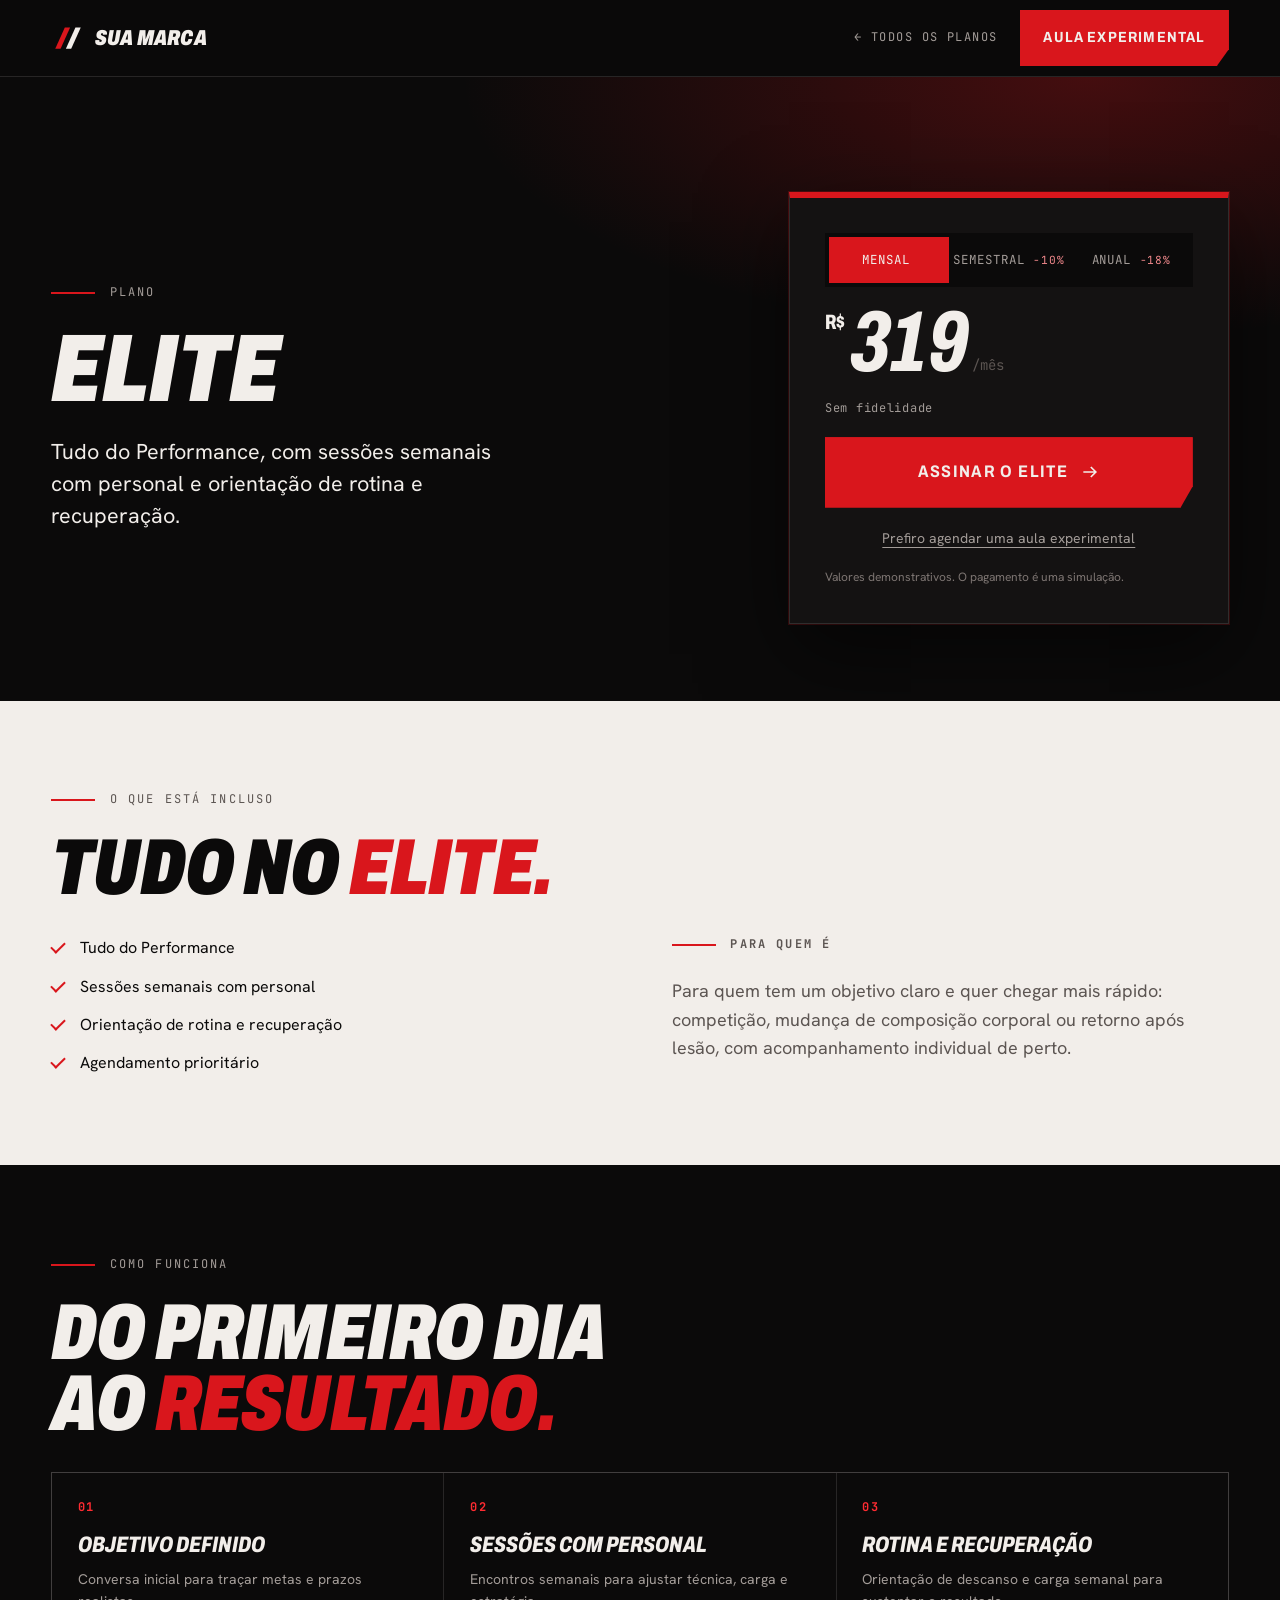
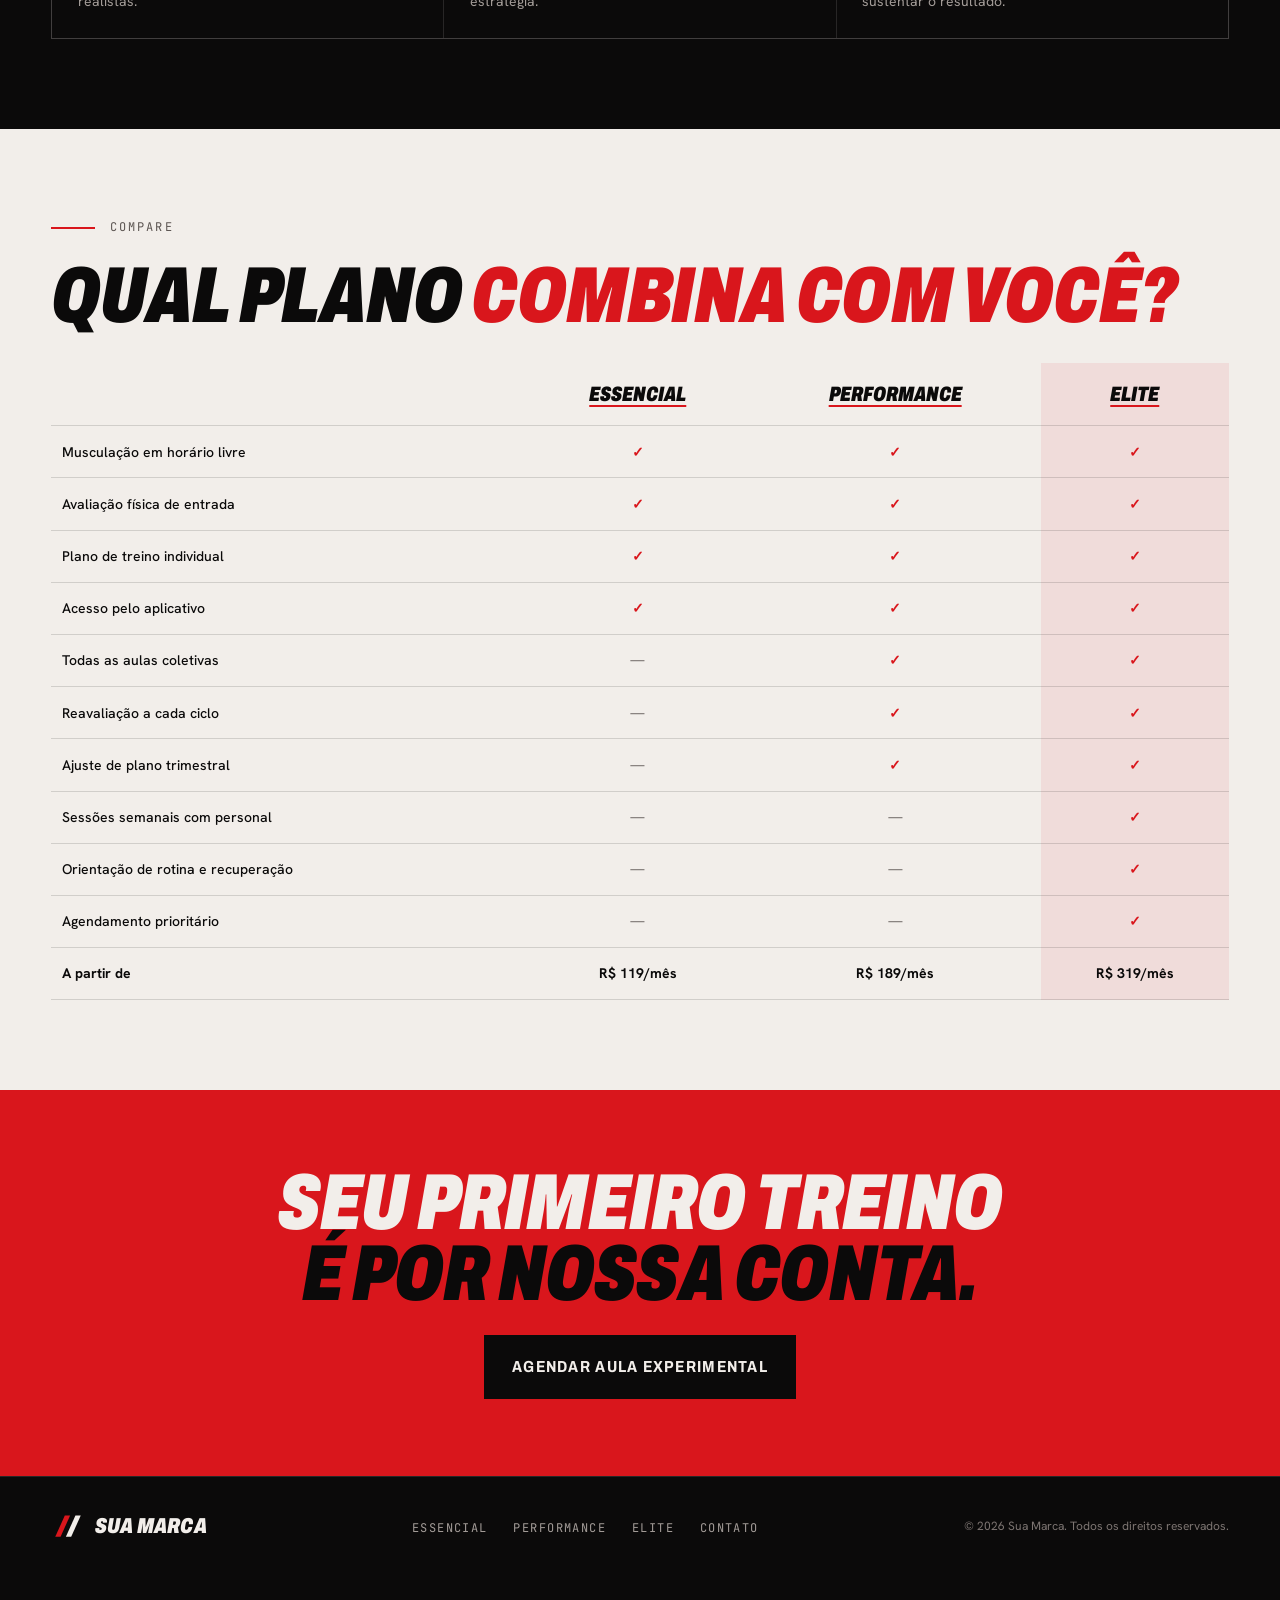
<file: planos/elite.html>
<!doctype html>
<html lang="pt-BR">
<head>
  <meta charset="utf-8">
  <meta name="viewport" content="width=device-width, initial-scale=1, viewport-fit=cover">
  <title>Plano Elite · [Sua Marca]</title>
  <meta name="description" content="Plano Elite a partir de R$ 319/mês. Acompanhamento próximo e resultado focado. Veja o que está incluso e agende sua aula experimental.">
  <meta name="theme-color" content="#0B0A0A">
  <link rel="canonical" href="https://sua-marca-academia.vercel.app/planos/elite">
  <link rel="icon" href="data:image/svg+xml,%3Csvg xmlns='http://www.w3.org/2000/svg' viewBox='0 0 64 64'%3E%3Crect width='64' height='64' fill='%230B0A0A'/%3E%3Cpath d='M14 46 28 18h8L22 46z' fill='%23D9161C'/%3E%3Cpath d='M30 46 44 18h8L38 46z' fill='%23F2EEEA'/%3E%3C/svg%3E">
  <link rel="preconnect" href="https://fonts.googleapis.com">
  <link rel="preconnect" href="https://fonts.gstatic.com" crossorigin>
  <link rel="stylesheet" href="https://fonts.googleapis.com/css2?family=Archivo:ital,wdth,wght@0,62..125,400..900;1,62..125,400..900&family=Hanken+Grotesk:wght@400;500;600;700&family=JetBrains+Mono:wght@400;500&display=swap">
  <link rel="stylesheet" href="/assets/css/style.css">
  <link rel="stylesheet" href="/assets/css/plano.css">
</head>
<body>
  <header class="pl-header">
    <div class="pl-header__inner">
      <a href="/" class="brand" aria-label="Página inicial"><svg class="brand__mark" viewBox="0 0 64 64" aria-hidden="true"><path d="M8 52 26 12h10L18 52z"/><path d="M28 52 46 12h10L38 52z"/></svg><span class="brand__name">Sua&nbsp;Marca</span></a>
      <nav class="pl-header__nav" aria-label="Navegação">
        <a class="pl-back" href="/#planos">← Todos os planos</a>
        <a class="btn btn--red" href="/#experimental">Aula experimental</a>
      </nav>
    </div>
  </header>

  <main>
    <section class="pl-hero" aria-labelledby="pl-title">
      <div class="wrap pl-hero__grid">
        <div>
          <p class="eyebrow eyebrow--light"><span class="eyebrow__dash"></span>Plano</p>
          <h1 class="pl-title" id="pl-title">Elite</h1>
          <p class="pl-lead">Tudo do Performance, com sessões semanais com personal e orientação de rotina e recuperação.</p>
          
        </div>

        <div class="pl-card" data-plan-name="Elite">
          <div class="period" role="radiogroup" aria-label="Período de contratação" data-period>
            <button type="button" role="radio" aria-checked="true" data-months="1" data-discount="0">Mensal</button>
            <button type="button" role="radio" aria-checked="false" data-months="6" data-discount="0.10">Semestral <small>−10%</small></button>
            <button type="button" role="radio" aria-checked="false" data-months="12" data-discount="0.18">Anual <small>−18%</small></button>
            <span class="period__thumb" aria-hidden="true"></span>
          </div>
          <p class="plan__price"><span class="plan__cur">R$</span><span class="plan__value" data-base="319">319</span><span class="plan__per">/mês</span></p>
          <p class="plan__total" data-total aria-live="polite">Sem fidelidade</p>
          <button type="button" class="btn btn--red btn--lg pl-pay-btn" data-checkout>Assinar o Elite
            <svg viewBox="0 0 24 24" aria-hidden="true"><path d="M4 12h15m-6-6 6 6-6 6"/></svg>
          </button>
          <a href="/#experimental" class="pl-trial">Prefiro agendar uma aula experimental</a>
          <p class="pl-card__note">Valores demonstrativos. O pagamento é uma simulação.</p>
        </div>
      </div>
    </section>

    <section class="pl-section pl-section--light" aria-labelledby="inc-title">
      <div class="wrap">
        <p class="eyebrow"><span class="eyebrow__dash"></span>O que está incluso</p>
        <h2 class="h2" id="inc-title">Tudo no <em>Elite.</em></h2>
        <div class="pl-cols">
          <ul class="pl-list"><li>Tudo do Performance</li><li>Sessões semanais com personal</li><li>Orientação de rotina e recuperação</li><li>Agendamento prioritário</li></ul>
          <div class="pl-for"><h3 class="eyebrow"><span class="eyebrow__dash"></span>Para quem é</h3><p>Para quem tem um objetivo claro e quer chegar mais rápido: competição, mudança de composição corporal ou retorno após lesão, com acompanhamento individual de perto.</p></div>
        </div>
      </div>
    </section>

    <section class="pl-section" aria-labelledby="how-title">
      <div class="wrap">
        <p class="eyebrow eyebrow--light"><span class="eyebrow__dash"></span>Como funciona</p>
        <h2 class="h2" id="how-title">Do primeiro dia<br>ao <em>resultado.</em></h2>
        <ol class="pl-steps"><li><b>01</b><h3>Objetivo definido</h3><p>Conversa inicial para traçar metas e prazos realistas.</p></li><li><b>02</b><h3>Sessões com personal</h3><p>Encontros semanais para ajustar técnica, carga e estratégia.</p></li><li><b>03</b><h3>Rotina e recuperação</h3><p>Orientação de descanso e carga semanal para sustentar o resultado.</p></li></ol>
      </div>
    </section>

    <section class="pl-section pl-section--light" aria-labelledby="cmp-title">
      <div class="wrap">
        <p class="eyebrow"><span class="eyebrow__dash"></span>Compare</p>
        <h2 class="h2" id="cmp-title">Qual plano <em>combina com você?</em></h2>
        <div class="pl-scroll">
          <table class="pl-compare">
            <thead><tr><th scope="col"><span class="sr-only">Benefício</span></th><th scope="col"><a href="/planos/essencial">Essencial</a></th><th scope="col"><a href="/planos/performance">Performance</a></th><th scope="col" class="is-current" aria-current="page"><a href="/planos/elite">Elite</a></th></tr></thead>
            <tbody><tr><th scope="row" style="font-weight:500">Musculação em horário livre</th><td><span class="pl-yes" aria-label="Incluído">✓</span></td><td><span class="pl-yes" aria-label="Incluído">✓</span></td><td class="is-current"><span class="pl-yes" aria-label="Incluído">✓</span></td></tr><tr><th scope="row" style="font-weight:500">Avaliação física de entrada</th><td><span class="pl-yes" aria-label="Incluído">✓</span></td><td><span class="pl-yes" aria-label="Incluído">✓</span></td><td class="is-current"><span class="pl-yes" aria-label="Incluído">✓</span></td></tr><tr><th scope="row" style="font-weight:500">Plano de treino individual</th><td><span class="pl-yes" aria-label="Incluído">✓</span></td><td><span class="pl-yes" aria-label="Incluído">✓</span></td><td class="is-current"><span class="pl-yes" aria-label="Incluído">✓</span></td></tr><tr><th scope="row" style="font-weight:500">Acesso pelo aplicativo</th><td><span class="pl-yes" aria-label="Incluído">✓</span></td><td><span class="pl-yes" aria-label="Incluído">✓</span></td><td class="is-current"><span class="pl-yes" aria-label="Incluído">✓</span></td></tr><tr><th scope="row" style="font-weight:500">Todas as aulas coletivas</th><td><span class="pl-no" aria-label="Não incluído">—</span></td><td><span class="pl-yes" aria-label="Incluído">✓</span></td><td class="is-current"><span class="pl-yes" aria-label="Incluído">✓</span></td></tr><tr><th scope="row" style="font-weight:500">Reavaliação a cada ciclo</th><td><span class="pl-no" aria-label="Não incluído">—</span></td><td><span class="pl-yes" aria-label="Incluído">✓</span></td><td class="is-current"><span class="pl-yes" aria-label="Incluído">✓</span></td></tr><tr><th scope="row" style="font-weight:500">Ajuste de plano trimestral</th><td><span class="pl-no" aria-label="Não incluído">—</span></td><td><span class="pl-yes" aria-label="Incluído">✓</span></td><td class="is-current"><span class="pl-yes" aria-label="Incluído">✓</span></td></tr><tr><th scope="row" style="font-weight:500">Sessões semanais com personal</th><td><span class="pl-no" aria-label="Não incluído">—</span></td><td><span class="pl-no" aria-label="Não incluído">—</span></td><td class="is-current"><span class="pl-yes" aria-label="Incluído">✓</span></td></tr><tr><th scope="row" style="font-weight:500">Orientação de rotina e recuperação</th><td><span class="pl-no" aria-label="Não incluído">—</span></td><td><span class="pl-no" aria-label="Não incluído">—</span></td><td class="is-current"><span class="pl-yes" aria-label="Incluído">✓</span></td></tr><tr><th scope="row" style="font-weight:500">Agendamento prioritário</th><td><span class="pl-no" aria-label="Não incluído">—</span></td><td><span class="pl-no" aria-label="Não incluído">—</span></td><td class="is-current"><span class="pl-yes" aria-label="Incluído">✓</span></td></tr>
            <tr><th scope="row">A partir de</th><td><strong>R$ 119/mês</strong></td><td><strong>R$ 189/mês</strong></td><td class="is-current"><strong>R$ 319/mês</strong></td></tr></tbody>
          </table>
        </div>
      </div>
    </section>

    <section class="pl-cta">
      <div class="wrap">
        <h2 class="h2">Seu primeiro treino<br><em>é por nossa conta.</em></h2>
        <a href="/#experimental" class="btn btn--lg">Agendar aula experimental</a>
      </div>
    </section>
  </main>

  <footer class="footer">
    <div class="wrap footer__row" style="padding-block:2rem">
      <a href="/" class="brand" aria-label="Voltar ao início"><svg class="brand__mark" viewBox="0 0 64 64" aria-hidden="true"><path d="M8 52 26 12h10L18 52z"/><path d="M28 52 46 12h10L38 52z"/></svg><span class="brand__name">Sua&nbsp;Marca</span></a>
      <nav aria-label="Rodapé"><ul class="footer__nav"><li><a href="/planos/essencial">Essencial</a></li><li><a href="/planos/performance">Performance</a></li><li><a href="/planos/elite">Elite</a></li><li><a href="/#contato">Contato</a></li></ul></nav>
      <p class="footer__copy">© <span data-year>2026</span> Sua Marca. Todos os direitos reservados.</p>
    </div>
  </footer>

  <div class="pl-sticky" data-sticky>
    <p><small>Elite</small><strong data-sticky-price>R$ 319/mês</strong></p>
    <button type="button" class="btn btn--red" data-checkout>Assinar</button>
  </div>

  <dialog class="pay" id="pay" aria-labelledby="pay-title">
    <div class="pay__box">
      <header class="pay__head">
        <h2 id="pay-title">Finalizar assinatura</h2>
        <button type="button" class="pay__close" data-pay-close aria-label="Fechar">×</button>
      </header>
      <p class="pay__demo"><b>Simulação.</b> Nenhum pagamento real é feito e nenhum dado é enviado ou salvo.</p>

      <form class="pay__form" id="pay-form" novalidate>
        <p class="pay__summary" data-pay-summary></p>

        <fieldset class="pay__block">
          <legend>1. Seus dados</legend>
          <div class="field"><label for="p-nome">Nome completo</label><input id="p-nome" name="nome" type="text" autocomplete="name" required minlength="3"><p class="field__error" aria-live="polite"></p></div>
          <div class="field"><label for="p-email">E-mail</label><input id="p-email" name="email" type="email" autocomplete="email" required><p class="field__error" aria-live="polite"></p></div>
        </fieldset>

        <fieldset class="pay__block">
          <legend>2. Forma de pagamento</legend>
          <div class="pay__tabs" role="tablist" aria-label="Forma de pagamento">
            <button type="button" role="tab" aria-selected="true" data-method="pix">Pix</button>
            <button type="button" role="tab" aria-selected="false" tabindex="-1" data-method="card">Cartão</button>
            <button type="button" role="tab" aria-selected="false" tabindex="-1" data-method="boleto">Boleto</button>
          </div>

          <div class="pay__panel" data-panel="pix">
            <div class="pay__qr" data-qr aria-label="QR Code de demonstração" role="img"></div>
            <div class="pay__pix">
              <p>Escaneie o QR Code ou copie o código Pix.</p>
              <code data-pix>00020126SIMULACAO</code>
              <button type="button" class="btn btn--ghost" data-copy>Copiar código</button>
            </div>
          </div>

          <div class="pay__panel" data-panel="card" hidden>
            <p class="pay__hint">Use qualquer número de teste, como 4242 4242 4242 4242.</p>
            <div class="field"><label for="p-num">Número do cartão</label><input id="p-num" name="numero" type="text" inputmode="numeric" autocomplete="off" placeholder="0000 0000 0000 0000" data-card-field><p class="field__error" aria-live="polite"></p></div>
            <div class="field"><label for="p-holder">Nome impresso</label><input id="p-holder" name="titular" type="text" autocomplete="off" data-card-field><p class="field__error" aria-live="polite"></p></div>
            <div class="pay__row">
              <div class="field"><label for="p-val">Validade</label><input id="p-val" name="validade" type="text" inputmode="numeric" autocomplete="off" placeholder="MM/AA" data-card-field><p class="field__error" aria-live="polite"></p></div>
              <div class="field"><label for="p-cvv">CVV</label><input id="p-cvv" name="cvv" type="text" inputmode="numeric" autocomplete="off" placeholder="123" data-card-field><p class="field__error" aria-live="polite"></p></div>
            </div>
            <div class="field"><label for="p-parc">Parcelas</label><select id="p-parc" name="parcelas" data-parcelas></select></div>
          </div>

          <div class="pay__panel" data-panel="boleto" hidden>
            <p>O boleto de demonstração vence em 3 dias. A confirmação leva até 2 dias úteis.</p>
            <code data-boleto>00000.00000 00000.000000 00000.000000 0 00000000000000</code>
            <button type="button" class="btn btn--ghost" data-copy-boleto>Copiar linha digitável</button>
          </div>
        </fieldset>

        <button type="submit" class="btn btn--red btn--lg btn--block" data-pay-submit>Pagar (simulação)</button>
      </form>

      <div class="pay__done" data-pay-done hidden tabindex="-1">
        <span class="pay__check" aria-hidden="true">✓</span>
        <h3>Pagamento aprovado</h3>
        <p data-done-text></p>
        <p class="pay__proto">Protocolo <code data-proto></code></p>
        <p class="pay__demo"><b>Simulação.</b> Nada foi cobrado.</p>
        <div class="pay__actions"><a class="btn btn--red" href="/">Voltar ao site</a><button type="button" class="btn btn--ghost" data-pay-close>Fechar</button></div>
      </div>
    </div>
  </dialog>

  <script src="/assets/js/plano.js" defer></script>
</body>
</html>
</file>
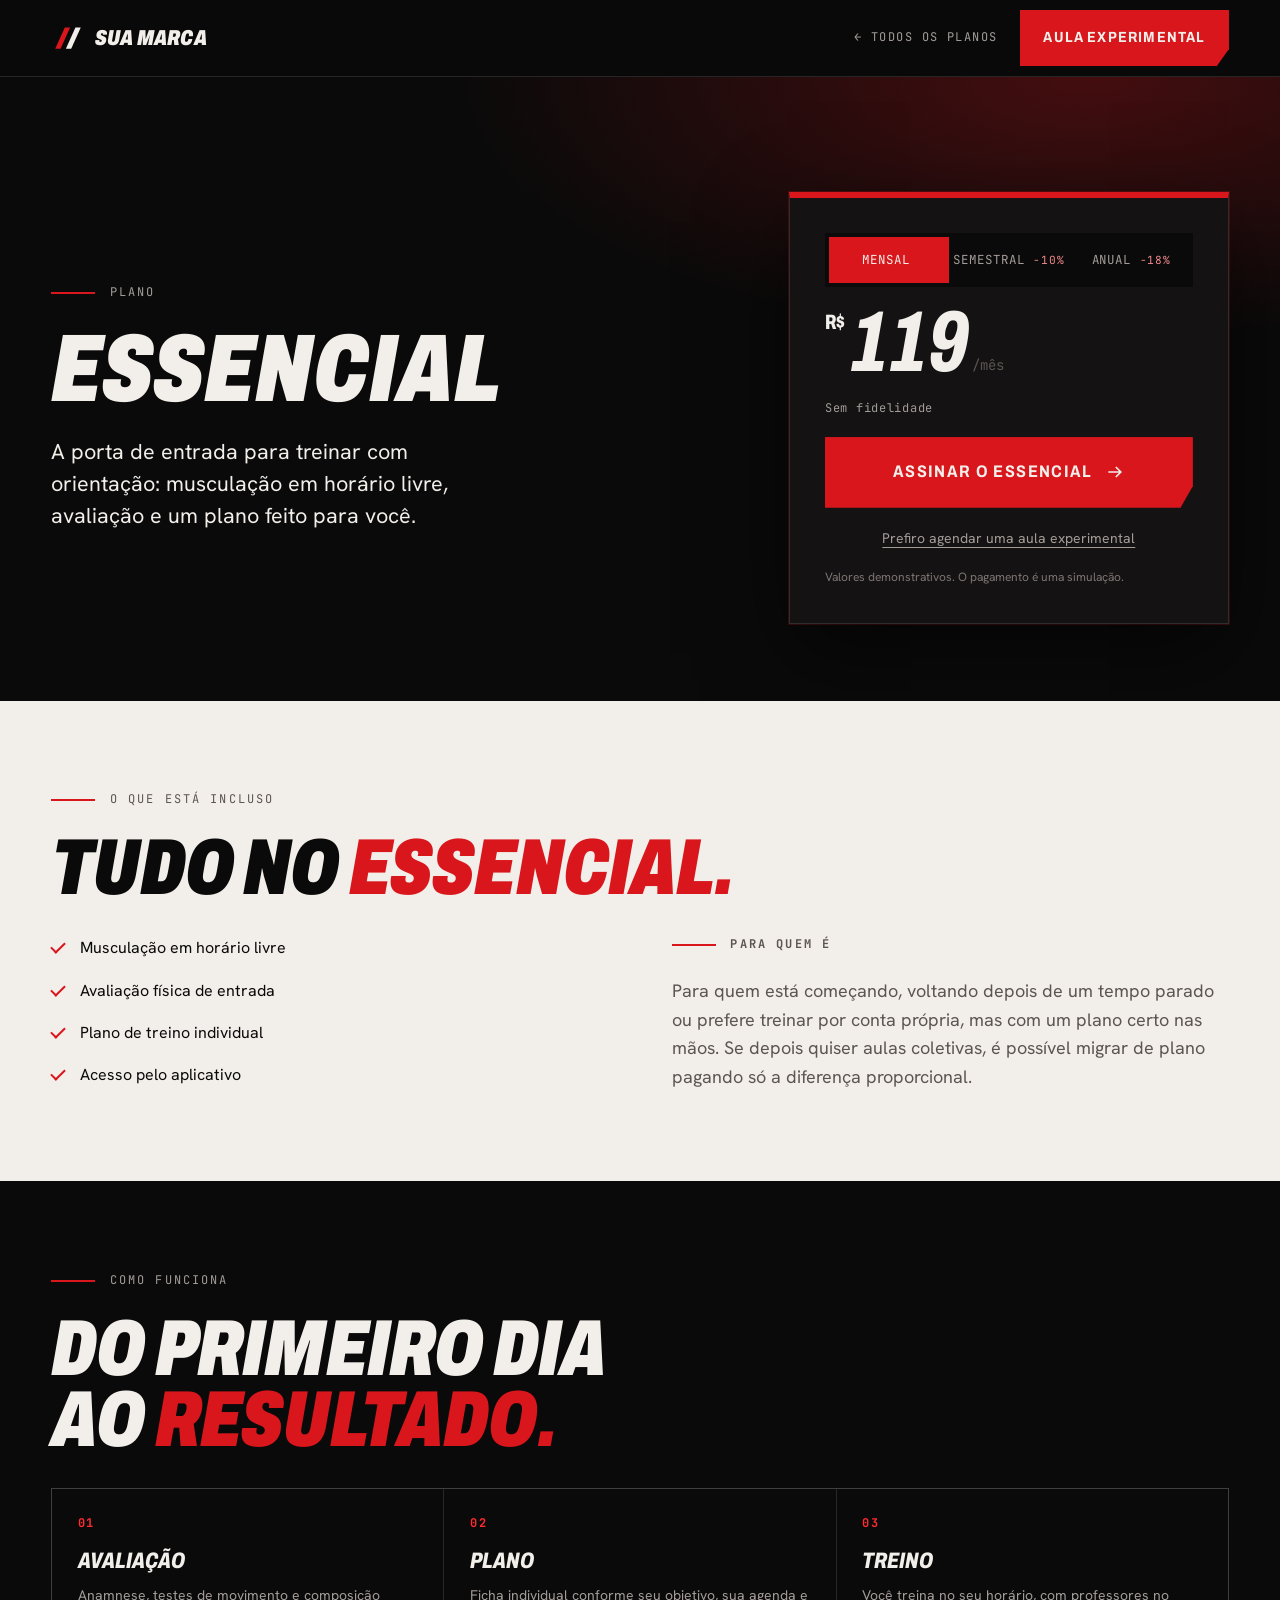
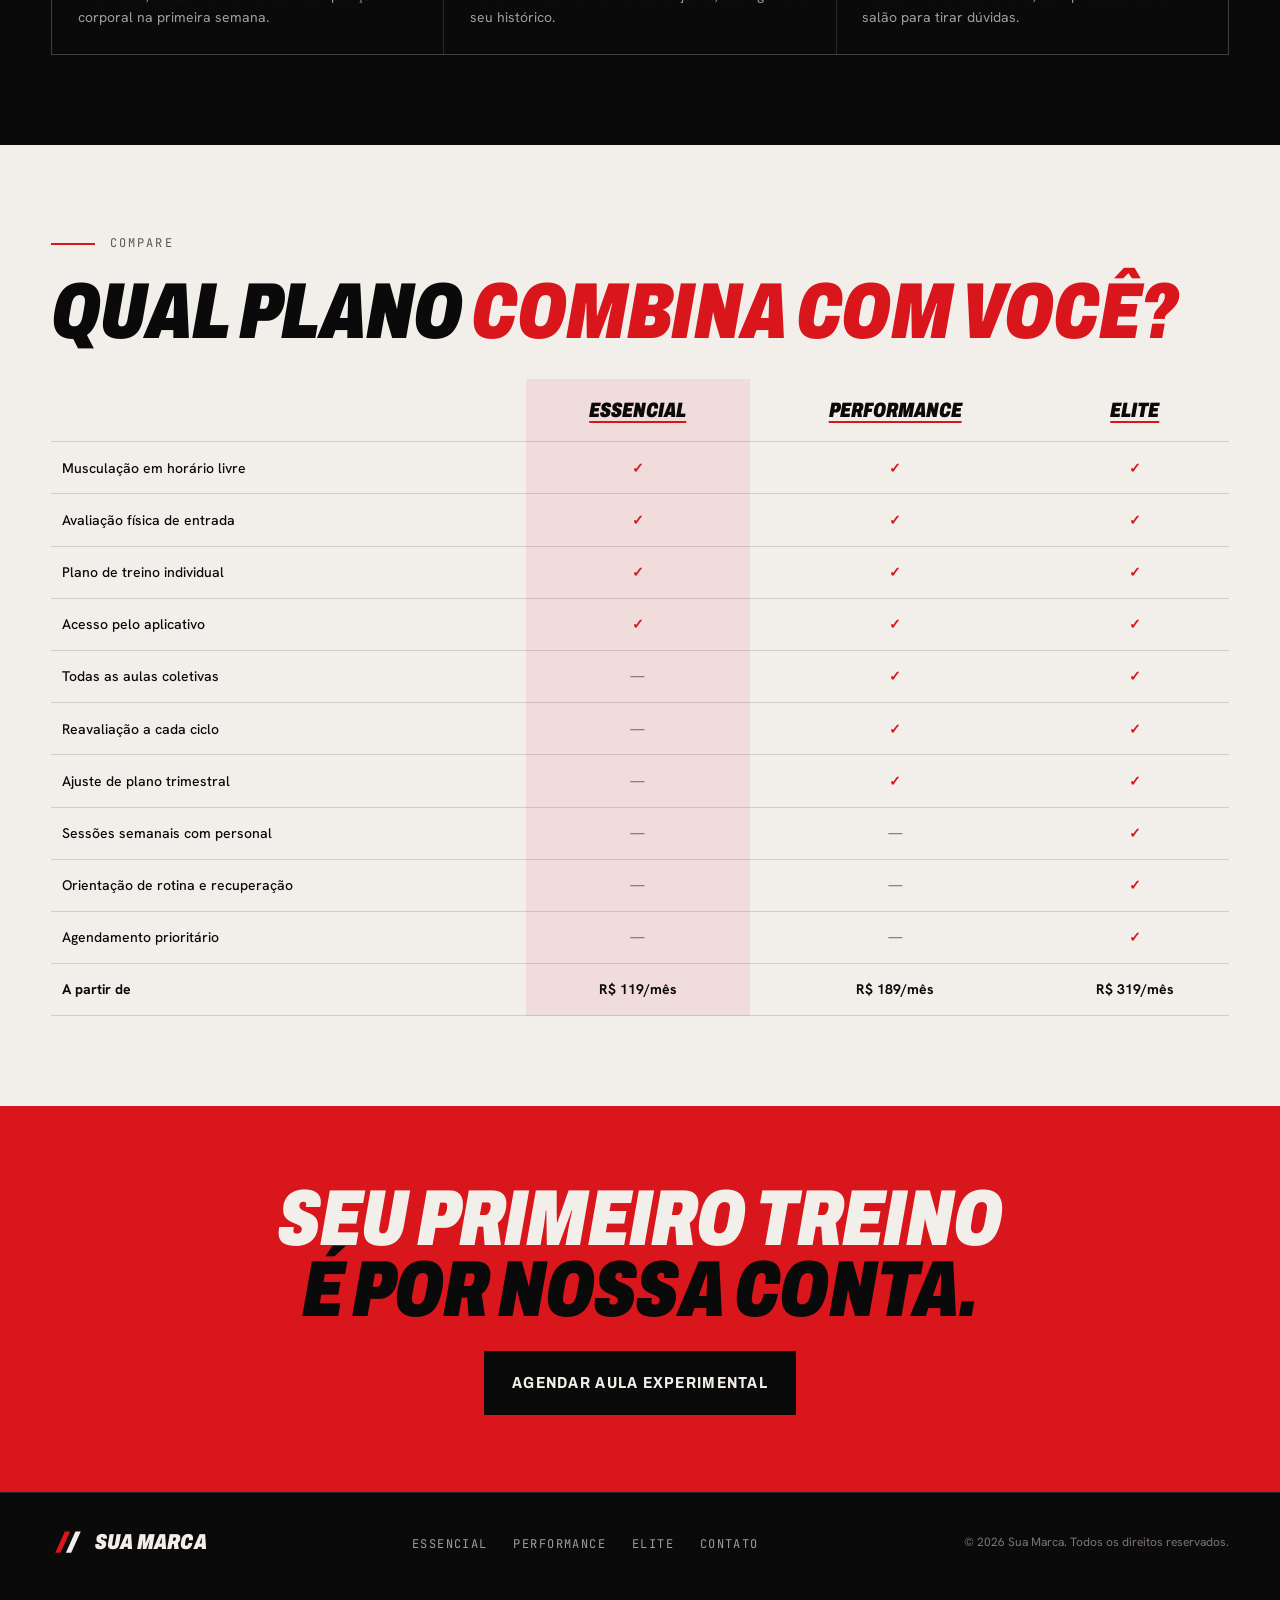
<file: planos/essencial.html>
<!doctype html>
<html lang="pt-BR">
<head>
  <meta charset="utf-8">
  <meta name="viewport" content="width=device-width, initial-scale=1, viewport-fit=cover">
  <title>Plano Essencial · [Sua Marca]</title>
  <meta name="description" content="Plano Essencial a partir de R$ 119/mês. Para começar com o pé direito. Veja o que está incluso e agende sua aula experimental.">
  <meta name="theme-color" content="#0B0A0A">
  <link rel="canonical" href="https://sua-marca-academia.vercel.app/planos/essencial">
  <link rel="icon" href="data:image/svg+xml,%3Csvg xmlns='http://www.w3.org/2000/svg' viewBox='0 0 64 64'%3E%3Crect width='64' height='64' fill='%230B0A0A'/%3E%3Cpath d='M14 46 28 18h8L22 46z' fill='%23D9161C'/%3E%3Cpath d='M30 46 44 18h8L38 46z' fill='%23F2EEEA'/%3E%3C/svg%3E">
  <link rel="preconnect" href="https://fonts.googleapis.com">
  <link rel="preconnect" href="https://fonts.gstatic.com" crossorigin>
  <link rel="stylesheet" href="https://fonts.googleapis.com/css2?family=Archivo:ital,wdth,wght@0,62..125,400..900;1,62..125,400..900&family=Hanken+Grotesk:wght@400;500;600;700&family=JetBrains+Mono:wght@400;500&display=swap">
  <link rel="stylesheet" href="/assets/css/style.css">
  <link rel="stylesheet" href="/assets/css/plano.css">
</head>
<body>
  <header class="pl-header">
    <div class="pl-header__inner">
      <a href="/" class="brand" aria-label="Página inicial"><svg class="brand__mark" viewBox="0 0 64 64" aria-hidden="true"><path d="M8 52 26 12h10L18 52z"/><path d="M28 52 46 12h10L38 52z"/></svg><span class="brand__name">Sua&nbsp;Marca</span></a>
      <nav class="pl-header__nav" aria-label="Navegação">
        <a class="pl-back" href="/#planos">← Todos os planos</a>
        <a class="btn btn--red" href="/#experimental">Aula experimental</a>
      </nav>
    </div>
  </header>

  <main>
    <section class="pl-hero" aria-labelledby="pl-title">
      <div class="wrap pl-hero__grid">
        <div>
          <p class="eyebrow eyebrow--light"><span class="eyebrow__dash"></span>Plano</p>
          <h1 class="pl-title" id="pl-title">Essencial</h1>
          <p class="pl-lead">A porta de entrada para treinar com orientação: musculação em horário livre, avaliação e um plano feito para você.</p>
          
        </div>

        <div class="pl-card" data-plan-name="Essencial">
          <div class="period" role="radiogroup" aria-label="Período de contratação" data-period>
            <button type="button" role="radio" aria-checked="true" data-months="1" data-discount="0">Mensal</button>
            <button type="button" role="radio" aria-checked="false" data-months="6" data-discount="0.10">Semestral <small>−10%</small></button>
            <button type="button" role="radio" aria-checked="false" data-months="12" data-discount="0.18">Anual <small>−18%</small></button>
            <span class="period__thumb" aria-hidden="true"></span>
          </div>
          <p class="plan__price"><span class="plan__cur">R$</span><span class="plan__value" data-base="119">119</span><span class="plan__per">/mês</span></p>
          <p class="plan__total" data-total aria-live="polite">Sem fidelidade</p>
          <button type="button" class="btn btn--red btn--lg pl-pay-btn" data-checkout>Assinar o Essencial
            <svg viewBox="0 0 24 24" aria-hidden="true"><path d="M4 12h15m-6-6 6 6-6 6"/></svg>
          </button>
          <a href="/#experimental" class="pl-trial">Prefiro agendar uma aula experimental</a>
          <p class="pl-card__note">Valores demonstrativos. O pagamento é uma simulação.</p>
        </div>
      </div>
    </section>

    <section class="pl-section pl-section--light" aria-labelledby="inc-title">
      <div class="wrap">
        <p class="eyebrow"><span class="eyebrow__dash"></span>O que está incluso</p>
        <h2 class="h2" id="inc-title">Tudo no <em>Essencial.</em></h2>
        <div class="pl-cols">
          <ul class="pl-list"><li>Musculação em horário livre</li><li>Avaliação física de entrada</li><li>Plano de treino individual</li><li>Acesso pelo aplicativo</li></ul>
          <div class="pl-for"><h3 class="eyebrow"><span class="eyebrow__dash"></span>Para quem é</h3><p>Para quem está começando, voltando depois de um tempo parado ou prefere treinar por conta própria, mas com um plano certo nas mãos. Se depois quiser aulas coletivas, é possível migrar de plano pagando só a diferença proporcional.</p></div>
        </div>
      </div>
    </section>

    <section class="pl-section" aria-labelledby="how-title">
      <div class="wrap">
        <p class="eyebrow eyebrow--light"><span class="eyebrow__dash"></span>Como funciona</p>
        <h2 class="h2" id="how-title">Do primeiro dia<br>ao <em>resultado.</em></h2>
        <ol class="pl-steps"><li><b>01</b><h3>Avaliação</h3><p>Anamnese, testes de movimento e composição corporal na primeira semana.</p></li><li><b>02</b><h3>Plano</h3><p>Ficha individual conforme seu objetivo, sua agenda e seu histórico.</p></li><li><b>03</b><h3>Treino</h3><p>Você treina no seu horário, com professores no salão para tirar dúvidas.</p></li></ol>
      </div>
    </section>

    <section class="pl-section pl-section--light" aria-labelledby="cmp-title">
      <div class="wrap">
        <p class="eyebrow"><span class="eyebrow__dash"></span>Compare</p>
        <h2 class="h2" id="cmp-title">Qual plano <em>combina com você?</em></h2>
        <div class="pl-scroll">
          <table class="pl-compare">
            <thead><tr><th scope="col"><span class="sr-only">Benefício</span></th><th scope="col" class="is-current" aria-current="page"><a href="/planos/essencial">Essencial</a></th><th scope="col"><a href="/planos/performance">Performance</a></th><th scope="col"><a href="/planos/elite">Elite</a></th></tr></thead>
            <tbody><tr><th scope="row" style="font-weight:500">Musculação em horário livre</th><td class="is-current"><span class="pl-yes" aria-label="Incluído">✓</span></td><td><span class="pl-yes" aria-label="Incluído">✓</span></td><td><span class="pl-yes" aria-label="Incluído">✓</span></td></tr><tr><th scope="row" style="font-weight:500">Avaliação física de entrada</th><td class="is-current"><span class="pl-yes" aria-label="Incluído">✓</span></td><td><span class="pl-yes" aria-label="Incluído">✓</span></td><td><span class="pl-yes" aria-label="Incluído">✓</span></td></tr><tr><th scope="row" style="font-weight:500">Plano de treino individual</th><td class="is-current"><span class="pl-yes" aria-label="Incluído">✓</span></td><td><span class="pl-yes" aria-label="Incluído">✓</span></td><td><span class="pl-yes" aria-label="Incluído">✓</span></td></tr><tr><th scope="row" style="font-weight:500">Acesso pelo aplicativo</th><td class="is-current"><span class="pl-yes" aria-label="Incluído">✓</span></td><td><span class="pl-yes" aria-label="Incluído">✓</span></td><td><span class="pl-yes" aria-label="Incluído">✓</span></td></tr><tr><th scope="row" style="font-weight:500">Todas as aulas coletivas</th><td class="is-current"><span class="pl-no" aria-label="Não incluído">—</span></td><td><span class="pl-yes" aria-label="Incluído">✓</span></td><td><span class="pl-yes" aria-label="Incluído">✓</span></td></tr><tr><th scope="row" style="font-weight:500">Reavaliação a cada ciclo</th><td class="is-current"><span class="pl-no" aria-label="Não incluído">—</span></td><td><span class="pl-yes" aria-label="Incluído">✓</span></td><td><span class="pl-yes" aria-label="Incluído">✓</span></td></tr><tr><th scope="row" style="font-weight:500">Ajuste de plano trimestral</th><td class="is-current"><span class="pl-no" aria-label="Não incluído">—</span></td><td><span class="pl-yes" aria-label="Incluído">✓</span></td><td><span class="pl-yes" aria-label="Incluído">✓</span></td></tr><tr><th scope="row" style="font-weight:500">Sessões semanais com personal</th><td class="is-current"><span class="pl-no" aria-label="Não incluído">—</span></td><td><span class="pl-no" aria-label="Não incluído">—</span></td><td><span class="pl-yes" aria-label="Incluído">✓</span></td></tr><tr><th scope="row" style="font-weight:500">Orientação de rotina e recuperação</th><td class="is-current"><span class="pl-no" aria-label="Não incluído">—</span></td><td><span class="pl-no" aria-label="Não incluído">—</span></td><td><span class="pl-yes" aria-label="Incluído">✓</span></td></tr><tr><th scope="row" style="font-weight:500">Agendamento prioritário</th><td class="is-current"><span class="pl-no" aria-label="Não incluído">—</span></td><td><span class="pl-no" aria-label="Não incluído">—</span></td><td><span class="pl-yes" aria-label="Incluído">✓</span></td></tr>
            <tr><th scope="row">A partir de</th><td class="is-current"><strong>R$ 119/mês</strong></td><td><strong>R$ 189/mês</strong></td><td><strong>R$ 319/mês</strong></td></tr></tbody>
          </table>
        </div>
      </div>
    </section>

    <section class="pl-cta">
      <div class="wrap">
        <h2 class="h2">Seu primeiro treino<br><em>é por nossa conta.</em></h2>
        <a href="/#experimental" class="btn btn--lg">Agendar aula experimental</a>
      </div>
    </section>
  </main>

  <footer class="footer">
    <div class="wrap footer__row" style="padding-block:2rem">
      <a href="/" class="brand" aria-label="Voltar ao início"><svg class="brand__mark" viewBox="0 0 64 64" aria-hidden="true"><path d="M8 52 26 12h10L18 52z"/><path d="M28 52 46 12h10L38 52z"/></svg><span class="brand__name">Sua&nbsp;Marca</span></a>
      <nav aria-label="Rodapé"><ul class="footer__nav"><li><a href="/planos/essencial">Essencial</a></li><li><a href="/planos/performance">Performance</a></li><li><a href="/planos/elite">Elite</a></li><li><a href="/#contato">Contato</a></li></ul></nav>
      <p class="footer__copy">© <span data-year>2026</span> Sua Marca. Todos os direitos reservados.</p>
    </div>
  </footer>

  <div class="pl-sticky" data-sticky>
    <p><small>Essencial</small><strong data-sticky-price>R$ 119/mês</strong></p>
    <button type="button" class="btn btn--red" data-checkout>Assinar</button>
  </div>

  <dialog class="pay" id="pay" aria-labelledby="pay-title">
    <div class="pay__box">
      <header class="pay__head">
        <h2 id="pay-title">Finalizar assinatura</h2>
        <button type="button" class="pay__close" data-pay-close aria-label="Fechar">×</button>
      </header>
      <p class="pay__demo"><b>Simulação.</b> Nenhum pagamento real é feito e nenhum dado é enviado ou salvo.</p>

      <form class="pay__form" id="pay-form" novalidate>
        <p class="pay__summary" data-pay-summary></p>

        <fieldset class="pay__block">
          <legend>1. Seus dados</legend>
          <div class="field"><label for="p-nome">Nome completo</label><input id="p-nome" name="nome" type="text" autocomplete="name" required minlength="3"><p class="field__error" aria-live="polite"></p></div>
          <div class="field"><label for="p-email">E-mail</label><input id="p-email" name="email" type="email" autocomplete="email" required><p class="field__error" aria-live="polite"></p></div>
        </fieldset>

        <fieldset class="pay__block">
          <legend>2. Forma de pagamento</legend>
          <div class="pay__tabs" role="tablist" aria-label="Forma de pagamento">
            <button type="button" role="tab" aria-selected="true" data-method="pix">Pix</button>
            <button type="button" role="tab" aria-selected="false" tabindex="-1" data-method="card">Cartão</button>
            <button type="button" role="tab" aria-selected="false" tabindex="-1" data-method="boleto">Boleto</button>
          </div>

          <div class="pay__panel" data-panel="pix">
            <div class="pay__qr" data-qr aria-label="QR Code de demonstração" role="img"></div>
            <div class="pay__pix">
              <p>Escaneie o QR Code ou copie o código Pix.</p>
              <code data-pix>00020126SIMULACAO</code>
              <button type="button" class="btn btn--ghost" data-copy>Copiar código</button>
            </div>
          </div>

          <div class="pay__panel" data-panel="card" hidden>
            <p class="pay__hint">Use qualquer número de teste, como 4242 4242 4242 4242.</p>
            <div class="field"><label for="p-num">Número do cartão</label><input id="p-num" name="numero" type="text" inputmode="numeric" autocomplete="off" placeholder="0000 0000 0000 0000" data-card-field><p class="field__error" aria-live="polite"></p></div>
            <div class="field"><label for="p-holder">Nome impresso</label><input id="p-holder" name="titular" type="text" autocomplete="off" data-card-field><p class="field__error" aria-live="polite"></p></div>
            <div class="pay__row">
              <div class="field"><label for="p-val">Validade</label><input id="p-val" name="validade" type="text" inputmode="numeric" autocomplete="off" placeholder="MM/AA" data-card-field><p class="field__error" aria-live="polite"></p></div>
              <div class="field"><label for="p-cvv">CVV</label><input id="p-cvv" name="cvv" type="text" inputmode="numeric" autocomplete="off" placeholder="123" data-card-field><p class="field__error" aria-live="polite"></p></div>
            </div>
            <div class="field"><label for="p-parc">Parcelas</label><select id="p-parc" name="parcelas" data-parcelas></select></div>
          </div>

          <div class="pay__panel" data-panel="boleto" hidden>
            <p>O boleto de demonstração vence em 3 dias. A confirmação leva até 2 dias úteis.</p>
            <code data-boleto>00000.00000 00000.000000 00000.000000 0 00000000000000</code>
            <button type="button" class="btn btn--ghost" data-copy-boleto>Copiar linha digitável</button>
          </div>
        </fieldset>

        <button type="submit" class="btn btn--red btn--lg btn--block" data-pay-submit>Pagar (simulação)</button>
      </form>

      <div class="pay__done" data-pay-done hidden tabindex="-1">
        <span class="pay__check" aria-hidden="true">✓</span>
        <h3>Pagamento aprovado</h3>
        <p data-done-text></p>
        <p class="pay__proto">Protocolo <code data-proto></code></p>
        <p class="pay__demo"><b>Simulação.</b> Nada foi cobrado.</p>
        <div class="pay__actions"><a class="btn btn--red" href="/">Voltar ao site</a><button type="button" class="btn btn--ghost" data-pay-close>Fechar</button></div>
      </div>
    </div>
  </dialog>

  <script src="/assets/js/plano.js" defer></script>
</body>
</html>
</file>
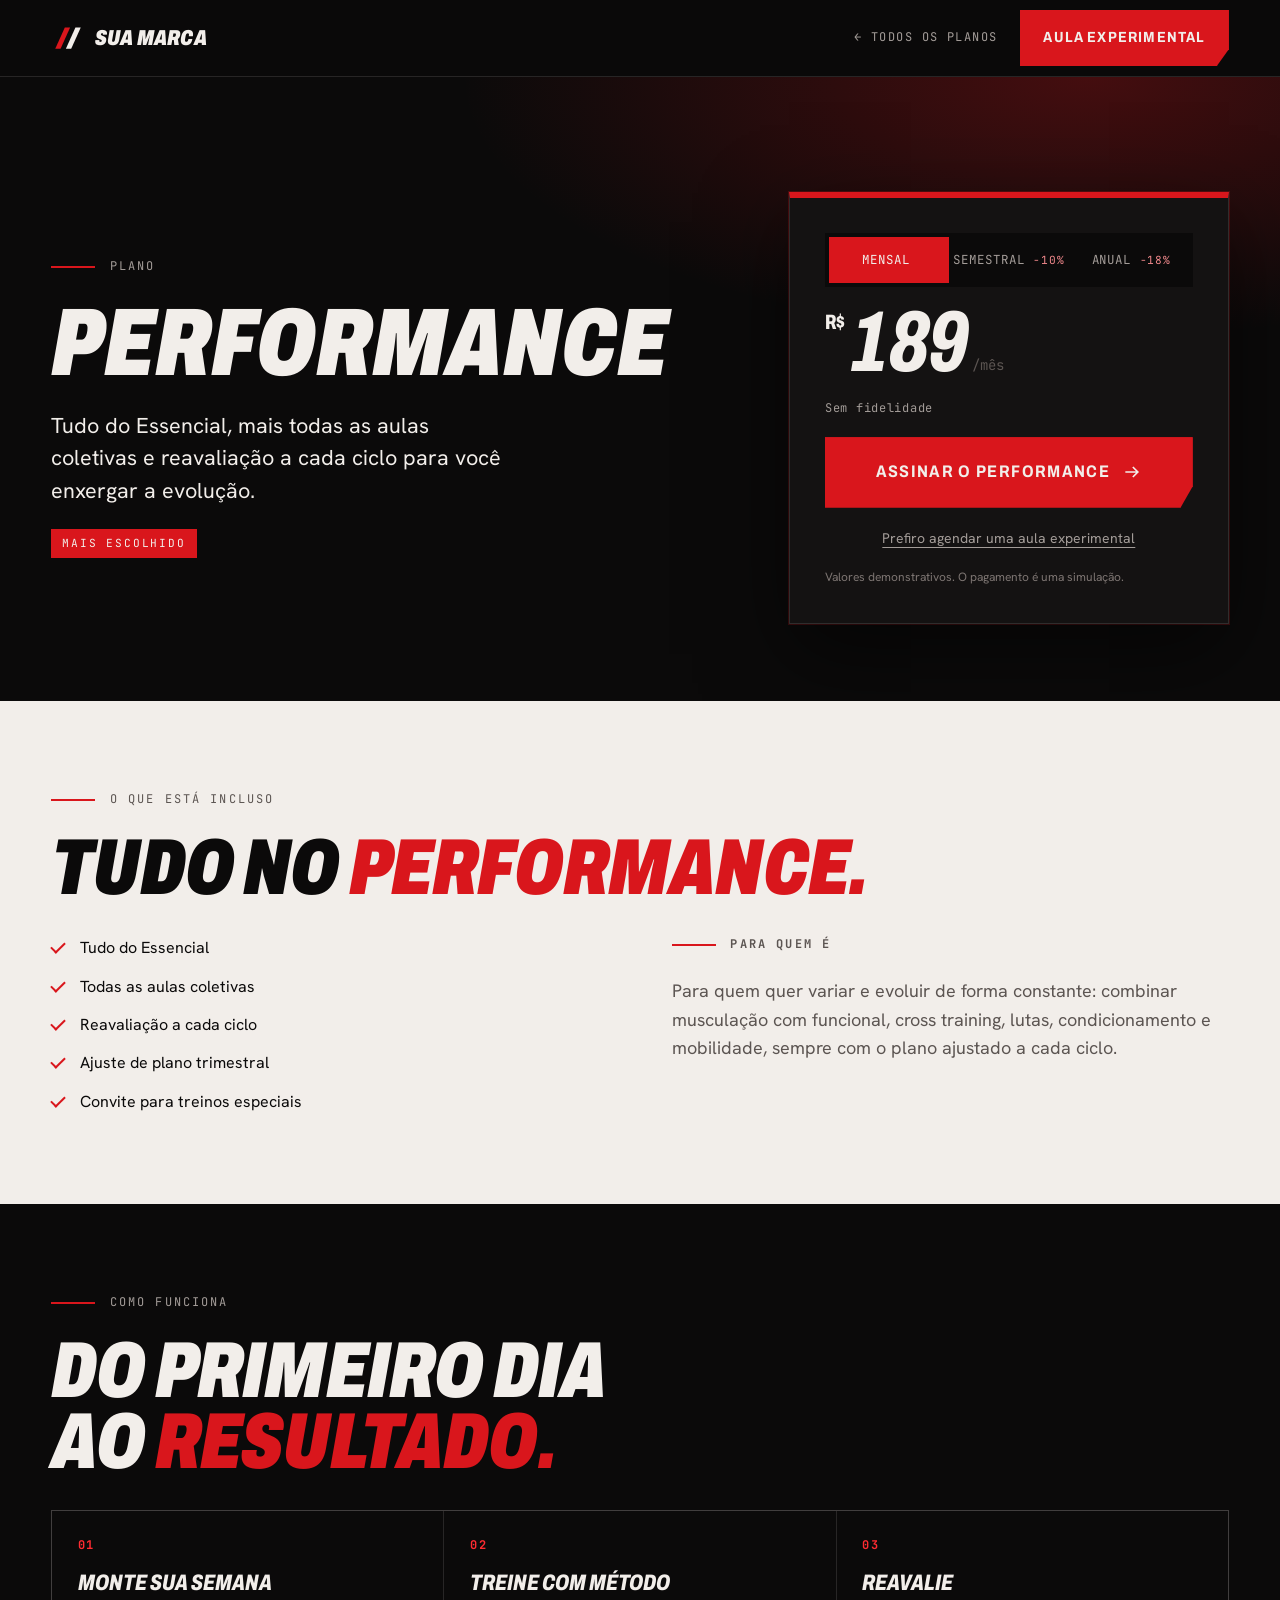
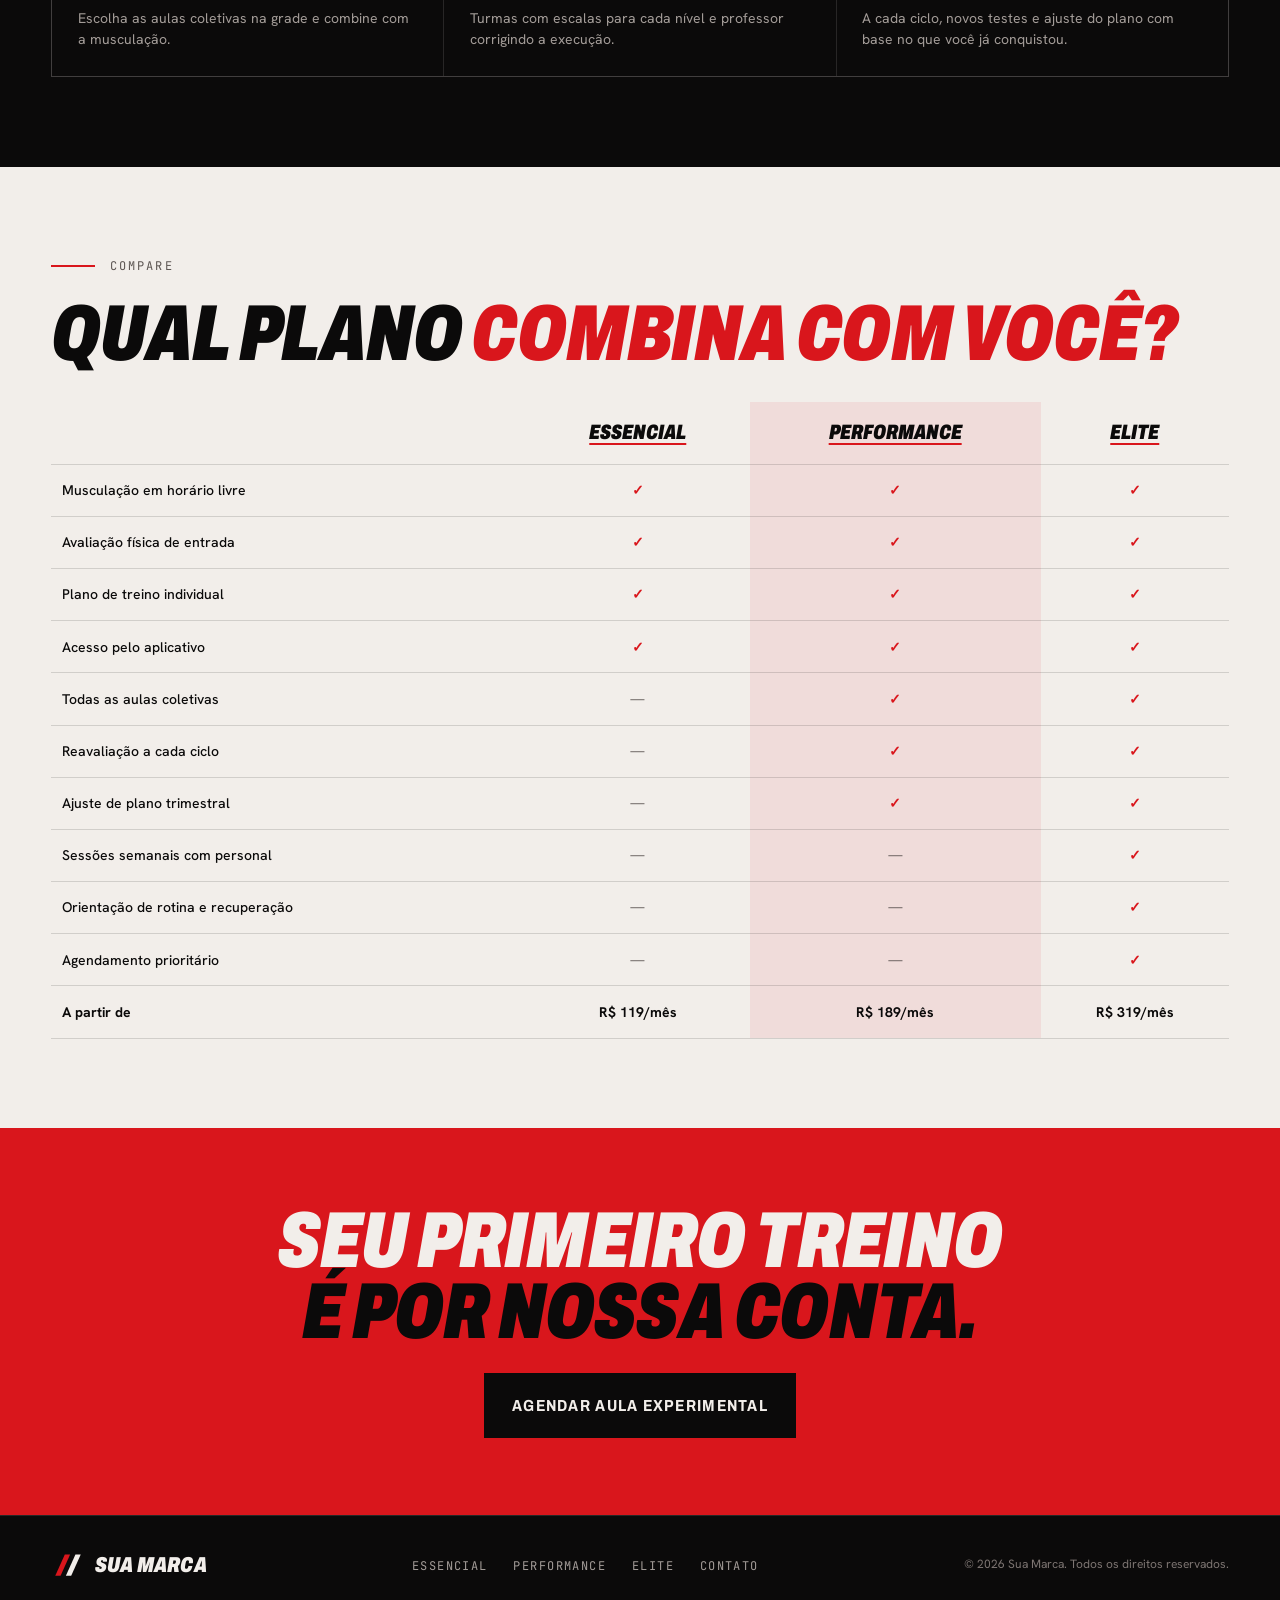
<file: planos/performance.html>
<!doctype html>
<html lang="pt-BR">
<head>
  <meta charset="utf-8">
  <meta name="viewport" content="width=device-width, initial-scale=1, viewport-fit=cover">
  <title>Plano Performance · [Sua Marca]</title>
  <meta name="description" content="Plano Performance a partir de R$ 189/mês. Treino completo, sem limite de modalidade. Veja o que está incluso e agende sua aula experimental.">
  <meta name="theme-color" content="#0B0A0A">
  <link rel="canonical" href="https://sua-marca-academia.vercel.app/planos/performance">
  <link rel="icon" href="data:image/svg+xml,%3Csvg xmlns='http://www.w3.org/2000/svg' viewBox='0 0 64 64'%3E%3Crect width='64' height='64' fill='%230B0A0A'/%3E%3Cpath d='M14 46 28 18h8L22 46z' fill='%23D9161C'/%3E%3Cpath d='M30 46 44 18h8L38 46z' fill='%23F2EEEA'/%3E%3C/svg%3E">
  <link rel="preconnect" href="https://fonts.googleapis.com">
  <link rel="preconnect" href="https://fonts.gstatic.com" crossorigin>
  <link rel="stylesheet" href="https://fonts.googleapis.com/css2?family=Archivo:ital,wdth,wght@0,62..125,400..900;1,62..125,400..900&family=Hanken+Grotesk:wght@400;500;600;700&family=JetBrains+Mono:wght@400;500&display=swap">
  <link rel="stylesheet" href="/assets/css/style.css">
  <link rel="stylesheet" href="/assets/css/plano.css">
</head>
<body>
  <header class="pl-header">
    <div class="pl-header__inner">
      <a href="/" class="brand" aria-label="Página inicial"><svg class="brand__mark" viewBox="0 0 64 64" aria-hidden="true"><path d="M8 52 26 12h10L18 52z"/><path d="M28 52 46 12h10L38 52z"/></svg><span class="brand__name">Sua&nbsp;Marca</span></a>
      <nav class="pl-header__nav" aria-label="Navegação">
        <a class="pl-back" href="/#planos">← Todos os planos</a>
        <a class="btn btn--red" href="/#experimental">Aula experimental</a>
      </nav>
    </div>
  </header>

  <main>
    <section class="pl-hero" aria-labelledby="pl-title">
      <div class="wrap pl-hero__grid">
        <div>
          <p class="eyebrow eyebrow--light"><span class="eyebrow__dash"></span>Plano</p>
          <h1 class="pl-title" id="pl-title">Performance</h1>
          <p class="pl-lead">Tudo do Essencial, mais todas as aulas coletivas e reavaliação a cada ciclo para você enxergar a evolução.</p>
          <span class="pl-flag">Mais escolhido</span>
        </div>

        <div class="pl-card" data-plan-name="Performance">
          <div class="period" role="radiogroup" aria-label="Período de contratação" data-period>
            <button type="button" role="radio" aria-checked="true" data-months="1" data-discount="0">Mensal</button>
            <button type="button" role="radio" aria-checked="false" data-months="6" data-discount="0.10">Semestral <small>−10%</small></button>
            <button type="button" role="radio" aria-checked="false" data-months="12" data-discount="0.18">Anual <small>−18%</small></button>
            <span class="period__thumb" aria-hidden="true"></span>
          </div>
          <p class="plan__price"><span class="plan__cur">R$</span><span class="plan__value" data-base="189">189</span><span class="plan__per">/mês</span></p>
          <p class="plan__total" data-total aria-live="polite">Sem fidelidade</p>
          <button type="button" class="btn btn--red btn--lg pl-pay-btn" data-checkout>Assinar o Performance
            <svg viewBox="0 0 24 24" aria-hidden="true"><path d="M4 12h15m-6-6 6 6-6 6"/></svg>
          </button>
          <a href="/#experimental" class="pl-trial">Prefiro agendar uma aula experimental</a>
          <p class="pl-card__note">Valores demonstrativos. O pagamento é uma simulação.</p>
        </div>
      </div>
    </section>

    <section class="pl-section pl-section--light" aria-labelledby="inc-title">
      <div class="wrap">
        <p class="eyebrow"><span class="eyebrow__dash"></span>O que está incluso</p>
        <h2 class="h2" id="inc-title">Tudo no <em>Performance.</em></h2>
        <div class="pl-cols">
          <ul class="pl-list"><li>Tudo do Essencial</li><li>Todas as aulas coletivas</li><li>Reavaliação a cada ciclo</li><li>Ajuste de plano trimestral</li><li>Convite para treinos especiais</li></ul>
          <div class="pl-for"><h3 class="eyebrow"><span class="eyebrow__dash"></span>Para quem é</h3><p>Para quem quer variar e evoluir de forma constante: combinar musculação com funcional, cross training, lutas, condicionamento e mobilidade, sempre com o plano ajustado a cada ciclo.</p></div>
        </div>
      </div>
    </section>

    <section class="pl-section" aria-labelledby="how-title">
      <div class="wrap">
        <p class="eyebrow eyebrow--light"><span class="eyebrow__dash"></span>Como funciona</p>
        <h2 class="h2" id="how-title">Do primeiro dia<br>ao <em>resultado.</em></h2>
        <ol class="pl-steps"><li><b>01</b><h3>Monte sua semana</h3><p>Escolha as aulas coletivas na grade e combine com a musculação.</p></li><li><b>02</b><h3>Treine com método</h3><p>Turmas com escalas para cada nível e professor corrigindo a execução.</p></li><li><b>03</b><h3>Reavalie</h3><p>A cada ciclo, novos testes e ajuste do plano com base no que você já conquistou.</p></li></ol>
      </div>
    </section>

    <section class="pl-section pl-section--light" aria-labelledby="cmp-title">
      <div class="wrap">
        <p class="eyebrow"><span class="eyebrow__dash"></span>Compare</p>
        <h2 class="h2" id="cmp-title">Qual plano <em>combina com você?</em></h2>
        <div class="pl-scroll">
          <table class="pl-compare">
            <thead><tr><th scope="col"><span class="sr-only">Benefício</span></th><th scope="col"><a href="/planos/essencial">Essencial</a></th><th scope="col" class="is-current" aria-current="page"><a href="/planos/performance">Performance</a></th><th scope="col"><a href="/planos/elite">Elite</a></th></tr></thead>
            <tbody><tr><th scope="row" style="font-weight:500">Musculação em horário livre</th><td><span class="pl-yes" aria-label="Incluído">✓</span></td><td class="is-current"><span class="pl-yes" aria-label="Incluído">✓</span></td><td><span class="pl-yes" aria-label="Incluído">✓</span></td></tr><tr><th scope="row" style="font-weight:500">Avaliação física de entrada</th><td><span class="pl-yes" aria-label="Incluído">✓</span></td><td class="is-current"><span class="pl-yes" aria-label="Incluído">✓</span></td><td><span class="pl-yes" aria-label="Incluído">✓</span></td></tr><tr><th scope="row" style="font-weight:500">Plano de treino individual</th><td><span class="pl-yes" aria-label="Incluído">✓</span></td><td class="is-current"><span class="pl-yes" aria-label="Incluído">✓</span></td><td><span class="pl-yes" aria-label="Incluído">✓</span></td></tr><tr><th scope="row" style="font-weight:500">Acesso pelo aplicativo</th><td><span class="pl-yes" aria-label="Incluído">✓</span></td><td class="is-current"><span class="pl-yes" aria-label="Incluído">✓</span></td><td><span class="pl-yes" aria-label="Incluído">✓</span></td></tr><tr><th scope="row" style="font-weight:500">Todas as aulas coletivas</th><td><span class="pl-no" aria-label="Não incluído">—</span></td><td class="is-current"><span class="pl-yes" aria-label="Incluído">✓</span></td><td><span class="pl-yes" aria-label="Incluído">✓</span></td></tr><tr><th scope="row" style="font-weight:500">Reavaliação a cada ciclo</th><td><span class="pl-no" aria-label="Não incluído">—</span></td><td class="is-current"><span class="pl-yes" aria-label="Incluído">✓</span></td><td><span class="pl-yes" aria-label="Incluído">✓</span></td></tr><tr><th scope="row" style="font-weight:500">Ajuste de plano trimestral</th><td><span class="pl-no" aria-label="Não incluído">—</span></td><td class="is-current"><span class="pl-yes" aria-label="Incluído">✓</span></td><td><span class="pl-yes" aria-label="Incluído">✓</span></td></tr><tr><th scope="row" style="font-weight:500">Sessões semanais com personal</th><td><span class="pl-no" aria-label="Não incluído">—</span></td><td class="is-current"><span class="pl-no" aria-label="Não incluído">—</span></td><td><span class="pl-yes" aria-label="Incluído">✓</span></td></tr><tr><th scope="row" style="font-weight:500">Orientação de rotina e recuperação</th><td><span class="pl-no" aria-label="Não incluído">—</span></td><td class="is-current"><span class="pl-no" aria-label="Não incluído">—</span></td><td><span class="pl-yes" aria-label="Incluído">✓</span></td></tr><tr><th scope="row" style="font-weight:500">Agendamento prioritário</th><td><span class="pl-no" aria-label="Não incluído">—</span></td><td class="is-current"><span class="pl-no" aria-label="Não incluído">—</span></td><td><span class="pl-yes" aria-label="Incluído">✓</span></td></tr>
            <tr><th scope="row">A partir de</th><td><strong>R$ 119/mês</strong></td><td class="is-current"><strong>R$ 189/mês</strong></td><td><strong>R$ 319/mês</strong></td></tr></tbody>
          </table>
        </div>
      </div>
    </section>

    <section class="pl-cta">
      <div class="wrap">
        <h2 class="h2">Seu primeiro treino<br><em>é por nossa conta.</em></h2>
        <a href="/#experimental" class="btn btn--lg">Agendar aula experimental</a>
      </div>
    </section>
  </main>

  <footer class="footer">
    <div class="wrap footer__row" style="padding-block:2rem">
      <a href="/" class="brand" aria-label="Voltar ao início"><svg class="brand__mark" viewBox="0 0 64 64" aria-hidden="true"><path d="M8 52 26 12h10L18 52z"/><path d="M28 52 46 12h10L38 52z"/></svg><span class="brand__name">Sua&nbsp;Marca</span></a>
      <nav aria-label="Rodapé"><ul class="footer__nav"><li><a href="/planos/essencial">Essencial</a></li><li><a href="/planos/performance">Performance</a></li><li><a href="/planos/elite">Elite</a></li><li><a href="/#contato">Contato</a></li></ul></nav>
      <p class="footer__copy">© <span data-year>2026</span> Sua Marca. Todos os direitos reservados.</p>
    </div>
  </footer>

  <div class="pl-sticky" data-sticky>
    <p><small>Performance</small><strong data-sticky-price>R$ 189/mês</strong></p>
    <button type="button" class="btn btn--red" data-checkout>Assinar</button>
  </div>

  <dialog class="pay" id="pay" aria-labelledby="pay-title">
    <div class="pay__box">
      <header class="pay__head">
        <h2 id="pay-title">Finalizar assinatura</h2>
        <button type="button" class="pay__close" data-pay-close aria-label="Fechar">×</button>
      </header>
      <p class="pay__demo"><b>Simulação.</b> Nenhum pagamento real é feito e nenhum dado é enviado ou salvo.</p>

      <form class="pay__form" id="pay-form" novalidate>
        <p class="pay__summary" data-pay-summary></p>

        <fieldset class="pay__block">
          <legend>1. Seus dados</legend>
          <div class="field"><label for="p-nome">Nome completo</label><input id="p-nome" name="nome" type="text" autocomplete="name" required minlength="3"><p class="field__error" aria-live="polite"></p></div>
          <div class="field"><label for="p-email">E-mail</label><input id="p-email" name="email" type="email" autocomplete="email" required><p class="field__error" aria-live="polite"></p></div>
        </fieldset>

        <fieldset class="pay__block">
          <legend>2. Forma de pagamento</legend>
          <div class="pay__tabs" role="tablist" aria-label="Forma de pagamento">
            <button type="button" role="tab" aria-selected="true" data-method="pix">Pix</button>
            <button type="button" role="tab" aria-selected="false" tabindex="-1" data-method="card">Cartão</button>
            <button type="button" role="tab" aria-selected="false" tabindex="-1" data-method="boleto">Boleto</button>
          </div>

          <div class="pay__panel" data-panel="pix">
            <div class="pay__qr" data-qr aria-label="QR Code de demonstração" role="img"></div>
            <div class="pay__pix">
              <p>Escaneie o QR Code ou copie o código Pix.</p>
              <code data-pix>00020126SIMULACAO</code>
              <button type="button" class="btn btn--ghost" data-copy>Copiar código</button>
            </div>
          </div>

          <div class="pay__panel" data-panel="card" hidden>
            <p class="pay__hint">Use qualquer número de teste, como 4242 4242 4242 4242.</p>
            <div class="field"><label for="p-num">Número do cartão</label><input id="p-num" name="numero" type="text" inputmode="numeric" autocomplete="off" placeholder="0000 0000 0000 0000" data-card-field><p class="field__error" aria-live="polite"></p></div>
            <div class="field"><label for="p-holder">Nome impresso</label><input id="p-holder" name="titular" type="text" autocomplete="off" data-card-field><p class="field__error" aria-live="polite"></p></div>
            <div class="pay__row">
              <div class="field"><label for="p-val">Validade</label><input id="p-val" name="validade" type="text" inputmode="numeric" autocomplete="off" placeholder="MM/AA" data-card-field><p class="field__error" aria-live="polite"></p></div>
              <div class="field"><label for="p-cvv">CVV</label><input id="p-cvv" name="cvv" type="text" inputmode="numeric" autocomplete="off" placeholder="123" data-card-field><p class="field__error" aria-live="polite"></p></div>
            </div>
            <div class="field"><label for="p-parc">Parcelas</label><select id="p-parc" name="parcelas" data-parcelas></select></div>
          </div>

          <div class="pay__panel" data-panel="boleto" hidden>
            <p>O boleto de demonstração vence em 3 dias. A confirmação leva até 2 dias úteis.</p>
            <code data-boleto>00000.00000 00000.000000 00000.000000 0 00000000000000</code>
            <button type="button" class="btn btn--ghost" data-copy-boleto>Copiar linha digitável</button>
          </div>
        </fieldset>

        <button type="submit" class="btn btn--red btn--lg btn--block" data-pay-submit>Pagar (simulação)</button>
      </form>

      <div class="pay__done" data-pay-done hidden tabindex="-1">
        <span class="pay__check" aria-hidden="true">✓</span>
        <h3>Pagamento aprovado</h3>
        <p data-done-text></p>
        <p class="pay__proto">Protocolo <code data-proto></code></p>
        <p class="pay__demo"><b>Simulação.</b> Nada foi cobrado.</p>
        <div class="pay__actions"><a class="btn btn--red" href="/">Voltar ao site</a><button type="button" class="btn btn--ghost" data-pay-close>Fechar</button></div>
      </div>
    </div>
  </dialog>

  <script src="/assets/js/plano.js" defer></script>
</body>
</html>
</file>
<file: assets/css/style.css>
/* =========================================================
   Template academia premium — preto e vermelho
   Layout: blocos escuros e claros em alternância, imagens com
   recortes diagonais, tipografia condensada itálica de impacto.
   ========================================================= */
:root {
  /* cor */
  --ink: #0b0a0a;        /* fundo principal */
  --coal: #141212;       /* superfícies escuras */
  --iron: #221e1e;       /* bordas/realces escuros */
  --bone: #f2eeea;       /* texto claro / fundo claro */
  --chalk: #e6e0da;      /* fundo claro secundário */
  --ash: #a39c98;        /* texto secundário em escuro */
  --slate: #5c5552;      /* texto secundário em claro */
  --red: #d9161c;        /* acento */
  --red-hot: #ff2b31;    /* hover / brilho */
  --red-deep: #7c0a0e;   /* sombra do acento */
  --line-d: rgba(242, 238, 234, .12);
  --line-l: rgba(11, 10, 10, .14);

  /* tipo */
  --f-display: "Archivo", "Arial Narrow", "Helvetica Neue", Arial, sans-serif;
  --f-body: "Hanken Grotesk", "Helvetica Neue", Arial, sans-serif;
  --f-mono: "JetBrains Mono", ui-monospace, "SFMono-Regular", Menlo, monospace;

  /* escala */
  --fs-xs: .75rem;
  --fs-sm: .875rem;
  --fs-base: 1rem;
  --fs-md: 1.125rem;
  --fs-lg: clamp(1.15rem, 1rem + .5vw, 1.35rem);
  --fs-h3: clamp(1.4rem, 1.1rem + 1vw, 1.9rem);
  --fs-h2: clamp(2.6rem, 1.6rem + 4.2vw, 5.4rem);
  --fs-h1: clamp(3.4rem, 1.8rem + 7vw, 8.4rem);

  --gutter: clamp(16px, 4vw, 56px);
  --maxw: 1320px;
  --ease: cubic-bezier(.2, .7, .1, 1);
  --header-h: 76px;

  color-scheme: dark;
}

*, *::before, *::after { box-sizing: border-box; }
html { scroll-behavior: smooth; scroll-padding-top: var(--header-h); -webkit-text-size-adjust: 100%; }
body {
  margin: 0;
  background: var(--ink);
  color: var(--bone);
  font-family: var(--f-body);
  font-size: var(--fs-base);
  line-height: 1.6;
  -webkit-font-smoothing: antialiased;
  overflow-x: hidden;
}
img { display: block; max-width: 100%; height: auto; }
a { color: inherit; }
h1, h2, h3, p, figure, dl, dd, ul, ol { margin: 0; }
ul, ol { padding: 0; list-style: none; }
button, input, select, textarea { font: inherit; color: inherit; }
::selection { background: var(--red); color: var(--bone); }
:focus-visible { outline: 2px solid var(--red-hot); outline-offset: 3px; }

.sr-only { position: absolute; width: 1px; height: 1px; overflow: hidden; clip: rect(0 0 0 0); white-space: nowrap; }
.skip { position: absolute; left: 16px; top: -100px; z-index: 100; background: var(--red); padding: .7rem 1rem; text-decoration: none; font-weight: 600; }
.skip:focus { top: 16px; }

.wrap {
  width: 100%;
  max-width: calc(var(--maxw) + 2 * var(--gutter));
  margin-inline: auto;
  padding-left: max(var(--gutter), env(safe-area-inset-left, 0px));
  padding-right: max(var(--gutter), env(safe-area-inset-right, 0px));
}

/* ---------- tipografia ---------- */
.h2 {
  font-family: var(--f-display);
  font-size: var(--fs-h2);
  font-weight: 900;
  font-style: italic;
  font-stretch: 72%;
  line-height: .9;
  letter-spacing: -.01em;
  text-transform: uppercase;
  text-wrap: balance;
}
.h2 em { font-style: italic; color: var(--red); }
.lead { font-size: var(--fs-lg); line-height: 1.5; color: var(--bone); }

.eyebrow {
  display: flex; align-items: center; gap: .9rem;
  font-family: var(--f-mono);
  font-size: var(--fs-xs);
  letter-spacing: .18em;
  text-transform: uppercase;
  color: var(--slate);
  margin-bottom: 1.4rem;
}
.eyebrow--light { color: var(--ash); }
.eyebrow__dash { width: 44px; height: 2px; background: var(--red); flex: none; }

/* ---------- botões ---------- */
.btn {
  --bg: transparent; --fg: var(--bone); --bd: var(--line-d);
  position: relative;
  display: inline-flex; align-items: center; justify-content: center; gap: .75rem;
  padding: .95rem 1.4rem;
  background: var(--bg); color: var(--fg);
  border: 1px solid var(--bd);
  font-family: var(--f-display);
  font-stretch: 85%;
  font-weight: 700;
  font-size: .92rem;
  letter-spacing: .08em;
  text-transform: uppercase;
  text-decoration: none;
  cursor: pointer;
  overflow: hidden;
  isolation: isolate;
  transition: color .35s var(--ease), border-color .35s var(--ease), transform .35s var(--ease);
}
.btn svg { width: 20px; height: 20px; fill: none; stroke: currentColor; stroke-width: 2; transition: transform .35s var(--ease); }
.btn:hover svg { transform: translateX(4px); }
.btn::before {
  content: ""; position: absolute; inset: 0; z-index: -1;
  background: var(--fill, var(--bone));
  transform: scaleX(0); transform-origin: right;
  transition: transform .45s var(--ease);
}
.btn:hover::before { transform: scaleX(1); transform-origin: left; }
.btn--red { --bg: var(--red); --bd: var(--red); --fill: var(--red-hot); clip-path: polygon(0 0, 100% 0, 100% 70%, calc(100% - 12px) 100%, 0 100%); }
.btn--ghost:hover { --fg: var(--ink); --bd: var(--bone); }
.btn--line { --fg: var(--ink); --bd: var(--ink); --fill: var(--ink); }
.btn--line:hover { --fg: var(--bone); }
.btn--lg { padding: 1.15rem 1.7rem; font-size: 1rem; }
.btn--block { width: 100%; }

/* ---------- header ---------- */
.header {
  position: fixed; inset: 0 0 auto 0; z-index: 50;
  padding-top: env(safe-area-inset-top, 0px);
  transition: background .4s var(--ease), border-color .4s var(--ease);
  border-bottom: 1px solid transparent;
}
.header.is-scrolled { background: rgba(11, 10, 10, .86); backdrop-filter: blur(10px); -webkit-backdrop-filter: blur(10px); border-bottom-color: var(--line-d); }
.header__inner {
  height: var(--header-h);
  display: flex; align-items: center; justify-content: space-between; gap: 2rem;
  max-width: calc(var(--maxw) + 2 * var(--gutter)); margin-inline: auto;
  padding-left: max(var(--gutter), env(safe-area-inset-left, 0px));
  padding-right: max(var(--gutter), env(safe-area-inset-right, 0px));
}
.brand { display: inline-flex; align-items: center; gap: .6rem; text-decoration: none; }
.brand__mark { width: 34px; height: 34px; }
.brand__mark path:first-child { fill: var(--red); }
.brand__mark path:last-child { fill: var(--bone); }
.brand__name { font-family: var(--f-display); font-weight: 900; font-style: italic; font-stretch: 75%; font-size: 1.35rem; text-transform: uppercase; letter-spacing: .01em; }

.nav { display: flex; align-items: center; gap: 2.2rem; }
.nav__list { display: flex; gap: 1.9rem; }
.nav__link {
  position: relative; text-decoration: none;
  font-family: var(--f-mono); font-size: .78rem; letter-spacing: .12em; text-transform: uppercase;
  color: var(--ash); padding-block: .4rem;
  transition: color .25s;
}
.nav__link::after { content: ""; position: absolute; left: 0; right: 0; bottom: -2px; height: 2px; background: var(--red); transform: scaleX(0); transform-origin: left; transition: transform .35s var(--ease); }
.nav__link:hover, .nav__link.is-active { color: var(--bone); }
.nav__link.is-active::after, .nav__link:hover::after { transform: scaleX(1); }
.nav__cta { padding: .75rem 1.15rem; font-size: .82rem; }

.burger { display: none; width: 46px; height: 46px; background: none; border: 1px solid var(--line-d); cursor: pointer; position: relative; }
.burger__line { position: absolute; left: 12px; right: 12px; height: 2px; background: var(--bone); transition: transform .35s var(--ease), top .35s var(--ease); }
.burger__line:nth-of-type(1) { top: 18px; }
.burger__line:nth-of-type(2) { top: 26px; right: 18px; }
.burger[aria-expanded="true"] .burger__line:nth-of-type(1) { top: 22px; transform: rotate(45deg); }
.burger[aria-expanded="true"] .burger__line:nth-of-type(2) { top: 22px; right: 12px; transform: rotate(-45deg); }

@media (max-width: 1020px) {
  .burger { display: block; z-index: 2; }
  .nav {
    position: fixed; inset: 0; z-index: 1;
    flex-direction: column; justify-content: center; align-items: flex-start; gap: 2.5rem;
    padding: calc(var(--header-h) + env(safe-area-inset-top, 0px)) max(var(--gutter), env(safe-area-inset-right, 0px)) calc(2rem + env(safe-area-inset-bottom, 0px)) max(var(--gutter), env(safe-area-inset-left, 0px));
    background: var(--ink);
    clip-path: inset(0 0 100% 0);
    visibility: hidden;
    transition: clip-path .6s var(--ease), visibility 0s linear .6s;
  }
  .nav.is-open { clip-path: inset(0 0 0 0); visibility: visible; transition: clip-path .6s var(--ease), visibility 0s; }
  .nav__list { flex-direction: column; gap: .4rem; }
  .nav__link { font-family: var(--f-display); font-size: clamp(2.4rem, 11vw, 3.6rem); font-weight: 900; font-style: italic; font-stretch: 70%; letter-spacing: 0; color: var(--bone); line-height: 1.05; }
  .nav__link::after { height: 4px; bottom: 6px; }
  .header__inner .brand { position: relative; z-index: 2; }
  body.menu-open { overflow: hidden; }
}

/* ---------- hero ---------- */
.hero {
  position: relative;
  min-height: min(100svh, 980px);
  display: grid; align-items: end;
  padding-top: calc(var(--header-h) + 3rem);
  padding-bottom: clamp(3rem, 8vh, 6rem);
  overflow: hidden;
  isolation: isolate;
  background: var(--coal);
}
.hero__media { position: absolute; inset: 0; z-index: -3; }
.hero__media img {
  width: 100%; height: 100%; object-fit: cover; object-position: 62% 30%;
  filter: grayscale(1) contrast(1.18) brightness(.72);
  transform: scale(1.06);
  animation: heroIn 2.4s var(--ease) both;
}
.hero::before {
  content: ""; position: absolute; inset: 0; z-index: -2;
  background:
    radial-gradient(ellipse 50% 60% at 78% 40%, rgba(217, 22, 28, .38), transparent 70%),
    linear-gradient(90deg, rgba(11,10,10,.94) 0%, rgba(11,10,10,.72) 38%, rgba(11,10,10,.15) 70%, rgba(11,10,10,.5) 100%),
    linear-gradient(0deg, var(--ink) 0%, transparent 35%);
}
.hero__grain {
  position: absolute; inset: 0; z-index: -1; pointer-events: none; opacity: .22; mix-blend-mode: overlay;
  background-image: url("data:image/svg+xml,%3Csvg xmlns='http://www.w3.org/2000/svg' width='220' height='220'%3E%3Cfilter id='n'%3E%3CfeTurbulence type='fractalNoise' baseFrequency='.9' numOctaves='3' stitchTiles='stitch'/%3E%3CfeColorMatrix values='0 0 0 0 1 0 0 0 0 1 0 0 0 0 1 0 0 0 .9 0'/%3E%3C/filter%3E%3Crect width='100%25' height='100%25' filter='url(%23n)'/%3E%3C/svg%3E");
}
.hero__word {
  position: absolute; z-index: -1;
  top: calc(var(--header-h) + 1vh); left: 50%;
  transform: translateX(-50%);
  font-family: var(--f-display); font-weight: 900; font-style: italic; font-stretch: 100%;
  font-size: clamp(7rem, 27vw, 30rem);
  line-height: .8; letter-spacing: -.035em;
  white-space: nowrap;
  color: transparent;
  background:
    url("data:image/svg+xml,%3Csvg xmlns='http://www.w3.org/2000/svg' width='300' height='300'%3E%3Cfilter id='c'%3E%3CfeTurbulence type='fractalNoise' baseFrequency='.035' numOctaves='5'/%3E%3CfeColorMatrix values='0 0 0 0 .95 0 0 0 0 .93 0 0 0 0 .91 0 0 0 -1.3 1.15'/%3E%3C/filter%3E%3Crect width='100%25' height='100%25' filter='url(%23c)'/%3E%3C/svg%3E"),
    linear-gradient(180deg, rgba(242,238,234,.55), rgba(242,238,234,.12) 85%);
  -webkit-background-clip: text; background-clip: text;
  mix-blend-mode: overlay;
  user-select: none;
  animation: wordIn 1.6s .2s var(--ease) both;
}
.hero__content { position: relative; display: grid; gap: 1.6rem; max-width: calc(var(--maxw) + 2 * var(--gutter)); }
.hero__title {
  font-family: var(--f-display); font-weight: 900; font-style: italic; font-stretch: 68%;
  font-size: var(--fs-h1); line-height: .84; text-transform: uppercase; letter-spacing: -.01em;
}
.hero__title .line { display: block; animation: rise 1s var(--ease) both; }
.hero__title .line--red { color: var(--red); animation-delay: .12s; }
.hero__lead { max-width: 34rem; font-size: var(--fs-lg); color: #d9d3cf; animation: rise 1s .25s var(--ease) both; }
.hero__actions { display: flex; flex-wrap: wrap; gap: .9rem; animation: rise 1s .35s var(--ease) both; }

.hero__spec {
  position: absolute; right: max(var(--gutter), env(safe-area-inset-right, 0px)); bottom: clamp(3rem, 8vh, 6rem);
  border-left: 2px solid var(--red);
  padding-left: 1.2rem;
  font-family: var(--f-mono); font-size: var(--fs-xs); letter-spacing: .08em; text-transform: uppercase;
}
.hero__spec dl { display: grid; gap: .9rem; }
.hero__spec dt { color: var(--ash); }
.hero__spec dd { color: var(--bone); }
.hero__scroll {
  position: absolute; left: 50%; bottom: 1.2rem; transform: translateX(-50%);
  display: flex; flex-direction: column; align-items: center; gap: .5rem;
  font-family: var(--f-mono); font-size: .65rem; letter-spacing: .3em; text-transform: uppercase; color: var(--ash); text-decoration: none;
}
.hero__scroll i { width: 1px; height: 38px; background: linear-gradient(var(--red), transparent); animation: drip 2s infinite var(--ease); transform-origin: top; }

@keyframes heroIn { from { transform: scale(1.16); opacity: 0; } }
@keyframes wordIn { from { letter-spacing: .08em; opacity: 0; } }
@keyframes rise { from { transform: translateY(28px); opacity: 0; } }
@keyframes drip { 0% { transform: scaleY(0); } 50% { transform: scaleY(1); } 100% { transform: scaleY(1); opacity: 0; } }

@media (max-width: 1020px) {
  .hero__spec { display: none; }
}
@media (max-width: 640px) {
  .hero { min-height: 92svh; }
  .hero__media img { object-position: 70% 30%; }
  .hero::before { background: radial-gradient(ellipse 80% 50% at 70% 30%, rgba(217,22,28,.32), transparent 70%), linear-gradient(0deg, var(--ink) 8%, rgba(11,10,10,.55) 55%, rgba(11,10,10,.35) 100%); }
  .hero__word { font-size: 31vw; top: calc(var(--header-h) + 4vh); }
  .hero__actions .btn { flex: 1 1 100%; }
  .hero__scroll { display: none; }
}

/* ---------- ticker ---------- */
.ticker { background: var(--red); color: var(--bone); overflow: hidden; border-block: 1px solid var(--red-deep); transform: skewY(-1.2deg); margin-top: -1.2rem; position: relative; z-index: 2; }
.ticker__track { will-change: transform; display: flex; width: max-content; gap: 1.6rem; padding-block: .9rem; animation: marquee 32s linear infinite; }
.ticker span, .ticker b { font-family: var(--f-display); font-weight: 900; font-style: italic; font-stretch: 70%; font-size: clamp(1.3rem, 1rem + 1.4vw, 2.2rem); text-transform: uppercase; line-height: 1; white-space: nowrap; }
.ticker b { color: var(--ink); font-weight: 400; }
@keyframes marquee { to { transform: translateX(-50%); } }

/* ---------- reveal ---------- */
.js .reveal { opacity: 0; transform: translateY(36px); transition: opacity .9s var(--ease), transform .9s var(--ease); }
.js .reveal.is-in { opacity: 1; transform: none; }

/* ---------- sobre ---------- */
.about { padding-block: clamp(5rem, 11vw, 10rem); position: relative; overflow-x: clip; }
.about .h2 { font-size: clamp(2.4rem, 1.4rem + 3.4vw, 4.6rem); }
.about__grid { display: grid; grid-template-columns: minmax(0, 1fr) minmax(0, 1.05fr); gap: clamp(2.5rem, 6vw, 6rem); align-items: center; }
.about .eyebrow { color: var(--ash); }
.about__text { display: grid; gap: 1.5rem; }
.about__text > p:not(.eyebrow):not(.lead) { color: var(--ash); max-width: 36rem; }
.about__text .lead { max-width: 36rem; }
.pillars { display: grid; grid-template-columns: repeat(3, minmax(0, 1fr)); gap: 0; margin-top: 1.4rem; border-top: 1px solid var(--line-d); }
.pillars li { padding: 1.4rem 1.2rem 0 0; }
.pillars li + li { padding-left: 1.2rem; border-left: 1px solid var(--line-d); }
.pillars h3 { font-family: var(--f-display); font-weight: 800; font-style: italic; font-stretch: 75%; font-size: 1.45rem; text-transform: uppercase; margin-bottom: .4rem; }
.pillars h3::before { content: ""; display: inline-block; width: 8px; height: 8px; background: var(--red); margin-right: .55rem; transform: skewX(-18deg) translateY(-3px); }
.pillars p { font-size: var(--fs-sm); color: var(--ash); line-height: 1.55; }

.about__visual { position: relative; min-height: 640px; }
.about__img { position: absolute; overflow: hidden; background: var(--iron); }
.about__img img { width: 100%; height: 100%; object-fit: cover; filter: grayscale(.9) contrast(1.12) brightness(.85); transition: transform 1.2s var(--ease), filter .8s; }
.about__img:hover img { transform: scale(1.05); filter: grayscale(.2) contrast(1.1); }
.about__img--main { inset: 0 0 8% 14%; clip-path: polygon(16% 0, 100% 0, 100% 100%, 0 100%); }
.about__img--inset { left: 0; bottom: 0; width: 42%; aspect-ratio: 4 / 5; border: 8px solid var(--ink); }
.about__img--main::after { content: ""; position: absolute; inset: 0; background: linear-gradient(200deg, rgba(217,22,28,.0) 40%, rgba(217,22,28,.35)); mix-blend-mode: multiply; }
.about__stamp { position: absolute; right: -10px; bottom: 2%; width: 150px; height: 150px; animation: spin 26s linear infinite; }
.about__stamp svg { width: 100%; height: 100%; }
.about__stamp text { fill: var(--bone); font-family: var(--f-mono); font-size: 14.5px; letter-spacing: 3px; }
.about__stamp::after { content: ""; position: absolute; inset: 42%; background: var(--red); transform: rotate(45deg); }
@keyframes spin { to { transform: rotate(360deg); } }

@media (max-width: 900px) {
  .about__grid { grid-template-columns: minmax(0, 1fr); }
  .about__visual { min-height: 0; aspect-ratio: 1 / 1.05; order: -1; }
  .about__stamp { width: 110px; height: 110px; right: 0; }
}
@media (max-width: 560px) {
  .pillars { grid-template-columns: minmax(0, 1fr); }
  .pillars li, .pillars li + li { padding: 1.1rem 0; border-left: 0; border-bottom: 1px solid var(--line-d); }
}

/* ---------- modalidades (seção clara) ---------- */
.mods { background: var(--bone); color: var(--ink); padding-block: clamp(5rem, 10vw, 9rem); position: relative; clip-path: polygon(0 3vw, 100% 0, 100% 100%, 0 100%); margin-top: -3vw; }
.section-head { display: grid; grid-template-columns: minmax(0, 1.5fr) minmax(0, .7fr); gap: 1.5rem 4rem; align-items: end; margin-bottom: clamp(2.5rem, 5vw, 4.5rem); }
.section-head .eyebrow { grid-column: 1 / -1; margin-bottom: 0; }
.section-head__aside { color: var(--slate); max-width: 26rem; justify-self: end; }

.mods__list { border-top: 2px solid var(--ink); }
.mod { border-bottom: 1px solid var(--line-l); }
.mod__head {
  width: 100%; background: none; border: 0; cursor: pointer; text-align: left;
  display: grid; grid-template-columns: 9rem minmax(0, 1fr) auto 2.6rem; align-items: center; gap: 1.5rem;
  padding: 1.5rem 0;
  position: relative; isolation: isolate;
}
.mod__head::before { content: ""; position: absolute; inset: 0 -1rem; z-index: -1; background: var(--ink); transform: scaleY(0); transform-origin: bottom; transition: transform .45s var(--ease); }
.mod__tag { font-family: var(--f-mono); font-size: var(--fs-xs); letter-spacing: .14em; text-transform: uppercase; color: var(--slate); transition: color .3s; }
.mod__name { font-family: var(--f-display); font-weight: 900; font-style: italic; font-stretch: 70%; font-size: clamp(2.2rem, 1.4rem + 3.2vw, 4.6rem); line-height: .95; text-transform: uppercase; transition: transform .45s var(--ease), color .3s; }
.mod__meta { font-family: var(--f-mono); font-size: var(--fs-sm); color: var(--slate); transition: color .3s; white-space: nowrap; }
.mod__plus { width: 2.6rem; height: 2.6rem; border: 1px solid currentColor; position: relative; transition: transform .45s var(--ease), background .3s; }
.mod__plus::before, .mod__plus::after { content: ""; position: absolute; left: 50%; top: 50%; width: 14px; height: 2px; background: currentColor; transform: translate(-50%, -50%); }
.mod__plus::after { transform: translate(-50%, -50%) rotate(90deg); transition: transform .4s var(--ease); }

@media (hover: hover) {
  .mod__head:hover::before { transform: scaleY(1); }
  .mod__head:hover { color: var(--bone); }
  .mod__head:hover .mod__tag, .mod__head:hover .mod__meta { color: var(--ash); }
  .mod__head:hover .mod__name { transform: translateX(1rem); color: var(--bone); }
  .mod__head:hover .mod__plus { background: var(--red); border-color: var(--red); }
}
.mod.is-open .mod__plus { background: var(--red); border-color: var(--red); color: var(--bone); }
.mod.is-open .mod__plus::after { transform: translate(-50%, -50%) rotate(0deg); }

.mod__body { display: grid; grid-template-rows: 0fr; transition: grid-template-rows .55s var(--ease); }
.mod__body > * { min-height: 0; }
.mod.is-open .mod__body { grid-template-rows: 1fr; }
.mod__body-inner { overflow: hidden; }
.mod__inner { overflow: hidden; display: grid; grid-template-columns: 9rem minmax(0, 1fr) minmax(0, 1fr); grid-template-rows: auto 1fr; gap: 1.5rem; }
.mod__inner > p, .mod__spec { margin-right: 1.5rem; }
.mod__spec, .mod__img { margin-bottom: 2.5rem; }
.mod__inner > p { grid-column: 2; grid-row: 1; max-width: 34rem; color: #3b3634; font-size: var(--fs-md); }
.mod__spec { grid-column: 2; grid-row: 2; align-self: end; display: grid; gap: .55rem; font-size: var(--fs-sm); }
.mod__spec li { display: grid; grid-template-columns: 7.5rem minmax(0, 1fr); align-items: center; gap: 1rem; border-bottom: 1px dashed var(--line-l); padding-bottom: .5rem; }
.mod__spec span { font-family: var(--f-mono); font-size: var(--fs-xs); letter-spacing: .1em; text-transform: uppercase; color: var(--slate); }
.bar { display: block; height: 6px; background: var(--chalk); position: relative; overflow: hidden; }
.bar::after { content: ""; position: absolute; inset: 0 auto 0 0; width: calc(var(--v) * 100%); background: var(--red); }
.mod__img { grid-column: 3; grid-row: 1 / span 2; margin-top: 0; position: relative; min-height: 15rem; overflow: hidden; clip-path: polygon(7% 0, 100% 0, 100% 100%, 0 100%); }
.mod__img img { position: absolute; inset: 0; display: block; width: 100%; height: 100%; object-fit: cover; object-position: center 22%; filter: grayscale(.4) contrast(1.1); transform: scale(1.06); transition: transform 1.2s var(--ease); }
.mod.is-open .mod__img img { transform: scale(1); }

@media (max-width: 900px) {
  .section-head { grid-template-columns: minmax(0, 1fr); }
  .section-head__aside { justify-self: start; }
  .mod__head { grid-template-columns: minmax(0, 1fr) 2.6rem; gap: .3rem 1rem; padding: 1.3rem 0; }
  .mod__tag { grid-column: 1; grid-row: 1; }
  .mod__name { grid-column: 1; grid-row: 2; }
  .mod__meta { display: none; }
  .mod__plus { grid-column: 2; grid-row: 1 / span 2; }
  .mod__inner { grid-template-columns: minmax(0, 1fr); grid-template-rows: none; gap: 1.1rem; }
  .mod__inner > p, .mod__spec, .mod__img { grid-column: 1; grid-row: auto; margin-right: 0; margin-bottom: 0; }
  .mod__spec { margin-bottom: 1.8rem; }
  .mod__img { min-height: 0; aspect-ratio: 16 / 10; clip-path: polygon(6% 0, 100% 0, 100% 100%, 0 100%); }
}

/* ---------- estrutura ---------- */
.infra { padding-block: clamp(5rem, 11vw, 10rem); position: relative; }
.infra::before { content: ""; position: absolute; right: 0; top: 0; width: 38%; height: 70%; background: repeating-linear-gradient(135deg, transparent 0 22px, rgba(242,238,234,.035) 22px 23px); pointer-events: none; }
.infra__head { display: grid; grid-template-columns: minmax(0, 1fr) minmax(0, 26rem); gap: 2rem 4rem; align-items: end; margin-bottom: clamp(2.5rem, 5vw, 4.5rem); }
.infra__intro { color: var(--ash); }
.infra__grid {
  display: grid; gap: clamp(.8rem, 1.4vw, 1.2rem);
  grid-template-columns: repeat(12, minmax(0, 1fr));
  grid-template-rows: repeat(2, minmax(0, clamp(220px, 26vw, 380px)));
}
.tile { position: relative; overflow: hidden; background: var(--iron); }
.tile img { width: 100%; height: 100%; object-fit: cover; filter: grayscale(.85) contrast(1.15) brightness(.78); transition: transform 1.2s var(--ease), filter .8s var(--ease); }
.tile::after { content: ""; position: absolute; inset: 0; background: linear-gradient(0deg, rgba(11,10,10,.9) 0%, rgba(11,10,10,0) 55%); }
.tile figcaption { position: absolute; left: 0; right: 0; bottom: 0; z-index: 1; padding: clamp(1rem, 2vw, 1.6rem); display: grid; gap: .3rem; }
.tile__label { font-family: var(--f-display); font-weight: 900; font-style: italic; font-stretch: 72%; font-size: clamp(1.6rem, 1.1rem + 1.6vw, 2.6rem); text-transform: uppercase; line-height: 1; }
.tile__label::after { content: ""; display: block; width: 0; height: 3px; margin-top: .45rem; background: var(--red); transition: width .5s var(--ease); }
.tile__desc { font-size: var(--fs-sm); color: #cfc8c4; max-width: 30ch; }
.tile:hover img { transform: scale(1.06); filter: grayscale(.15) contrast(1.1) brightness(.85); }
.tile:hover .tile__label::after { width: 56px; }
.tile--a { grid-column: 1 / span 7; grid-row: 1; clip-path: polygon(0 0, 100% 0, 100% 100%, 4% 100%); }
.tile--b { grid-column: 8 / span 5; grid-row: 1 / span 2; }
.tile--c { grid-column: 1 / span 3; grid-row: 2; }
.tile--d { grid-column: 4 / span 4; grid-row: 2; }

.amenities { display: flex; flex-wrap: wrap; gap: .6rem 2.2rem; margin-top: 2.6rem; padding-top: 1.6rem; border-top: 1px solid var(--line-d); font-family: var(--f-mono); font-size: var(--fs-xs); letter-spacing: .12em; text-transform: uppercase; color: var(--ash); }
.amenities li { display: inline-flex; align-items: center; gap: .6rem; }
.amenities li::before { content: ""; width: 6px; height: 6px; background: var(--red); transform: rotate(45deg); }

@media (max-width: 900px) {
  .infra__head { grid-template-columns: minmax(0, 1fr); }
  .infra__grid { grid-template-columns: repeat(2, minmax(0, 1fr)); grid-template-rows: none; grid-auto-rows: minmax(0, 58vw); }
  .tile--a { grid-column: 1 / -1; grid-row: auto; }
  .tile--b { grid-column: 1; grid-row: auto; }
  .tile--c { grid-column: 2; grid-row: auto; }
  .tile--d { grid-column: 1 / -1; grid-row: auto; }
}
@media (max-width: 560px) {
  .infra__grid { grid-template-columns: minmax(0, 1fr); grid-auto-rows: minmax(0, 78vw); }
  .tile--b, .tile--c { grid-column: 1; }
}

/* ---------- diferenciais ---------- */
.edge { position: relative; padding-block: clamp(5rem, 11vw, 10rem); background: var(--red-deep); overflow: hidden; isolation: isolate; }
.edge__bg { position: absolute; inset: 0; z-index: -1; }
.edge__bg img { width: 100%; height: 100%; object-fit: cover; filter: grayscale(1) contrast(1.3) brightness(.6); mix-blend-mode: multiply; opacity: .75; }
.edge::after { content: ""; position: absolute; inset: 0; z-index: -1; background: linear-gradient(90deg, rgba(11,10,10,.9) 0%, rgba(11,10,10,.65) 45%, rgba(124,10,14,.35) 100%); }
.edge__grid { display: grid; grid-template-columns: minmax(0, .9fr) minmax(0, 1.1fr); gap: clamp(2.5rem, 6vw, 7rem); align-items: start; }
.edge__sticky { position: sticky; top: calc(var(--header-h) + 2rem); display: grid; gap: 1.5rem; justify-items: start; }
.edge .h2 em { color: var(--bone); -webkit-text-stroke: 0; text-decoration: underline; text-decoration-color: var(--red); text-decoration-thickness: .08em; text-underline-offset: .08em; }
.edge__lead { color: #ddd5d1; max-width: 30rem; font-size: var(--fs-lg); }
.edge__list { display: grid; }
.edge__item { display: grid; grid-template-columns: 8.5rem minmax(0, 1fr); gap: 1.5rem; padding-block: 2rem; border-top: 1px solid rgba(242,238,234,.18); position: relative; }
.edge__item:last-child { border-bottom: 1px solid rgba(242,238,234,.18); }
.edge__item::before { content: ""; position: absolute; left: 0; top: -1px; height: 2px; width: 0; background: var(--red-hot); transition: width .8s var(--ease); }
.edge__item.is-in::before, .edge__item:hover::before { width: 100%; }
.edge__step { font-family: var(--f-mono); font-size: var(--fs-xs); letter-spacing: .14em; text-transform: uppercase; color: #f0b3b5; padding-top: .45rem; }
.edge__item h3 { font-family: var(--f-display); font-weight: 900; font-style: italic; font-stretch: 75%; font-size: var(--fs-h3); text-transform: uppercase; line-height: 1.05; margin-bottom: .55rem; }
.edge__item p { color: #d9d1cd; max-width: 34rem; }
@media (max-width: 900px) {
  .edge__grid { grid-template-columns: minmax(0, 1fr); }
  .edge__sticky { position: static; }
  .edge::after { background: linear-gradient(180deg, rgba(11,10,10,.85), rgba(11,10,10,.75)); }
}
@media (max-width: 520px) {
  .edge__item { grid-template-columns: minmax(0, 1fr); gap: .5rem; }
}

/* ---------- planos (seção clara) ---------- */
.plans { background: var(--chalk); color: var(--ink); padding-block: clamp(5rem, 10vw, 9rem); }
.plans__head { display: flex; flex-wrap: wrap; justify-content: space-between; align-items: end; gap: 2rem; margin-bottom: clamp(2.5rem, 5vw, 4rem); }
.period { position: relative; display: inline-grid; grid-auto-flow: column; grid-auto-columns: 1fr; background: var(--ink); padding: 4px; isolation: isolate; }
.period button { position: relative; z-index: 1; background: none; border: 0; cursor: pointer; padding: .8rem 1.1rem; color: var(--ash); font-family: var(--f-mono); font-size: .78rem; letter-spacing: .08em; text-transform: uppercase; white-space: nowrap; transition: color .3s; }
.period button small { color: #f0888b; font-size: .7rem; }
.period button[aria-checked="true"] { color: var(--bone); }
.period button[aria-checked="true"] small { color: var(--bone); }
.period__thumb { position: absolute; z-index: 0; top: 4px; bottom: 4px; left: 4px; width: calc((100% - 8px) / 3); background: var(--red); transition: transform .45s var(--ease); transform: translateX(calc(var(--i, 0) * 100%)); }

.plans__grid { display: grid; grid-template-columns: repeat(3, minmax(0, 1fr)); align-items: stretch; border-top: 2px solid var(--ink); }
.plan { position: relative; display: flex; flex-direction: column; gap: 1.4rem; padding: 2.4rem clamp(1.2rem, 2.4vw, 2.4rem) 2.4rem; }
.plan + .plan { border-left: 1px solid var(--line-l); }
.plan__name { font-family: var(--f-display); font-weight: 900; font-style: italic; font-stretch: 72%; font-size: clamp(2rem, 1.5rem + 1.6vw, 2.8rem); text-transform: uppercase; line-height: 1; }
.plan__for { color: var(--slate); margin-top: .35rem; }
.plan__price { display: flex; align-items: flex-start; gap: .3rem; font-family: var(--f-display); font-weight: 800; font-stretch: 70%; line-height: .85; }
.plan__cur { font-size: 1.3rem; padding-top: .5rem; }
.plan__value { font-size: clamp(4rem, 3rem + 3vw, 5.8rem); font-style: italic; font-variant-numeric: tabular-nums; letter-spacing: -.02em; }
.plan__per { align-self: flex-end; font-family: var(--f-mono); font-weight: 400; font-size: var(--fs-sm); color: var(--slate); padding-bottom: .5rem; }
.plan__total { min-height: 1.4em; margin-top: -.8rem; font-family: var(--f-mono); font-size: var(--fs-xs); letter-spacing: .06em; color: var(--slate); }
.plan__list { display: grid; gap: .7rem; flex: 1; padding-top: 1.4rem; border-top: 1px dashed var(--line-l); }
.plan__list li { display: grid; grid-template-columns: 18px minmax(0, 1fr); gap: .7rem; align-items: start; }
.plan__list li::before { content: ""; width: 14px; height: 8px; margin-top: .45rem; border-left: 2px solid var(--red); border-bottom: 2px solid var(--red); transform: rotate(-45deg); }
.plan__btn { margin-top: .6rem; }

.plan--featured { background: var(--ink); color: var(--bone); margin-top: -2px; padding-top: 4.6rem; }
.plan--featured::before { content: ""; position: absolute; left: 0; right: 0; top: 0; height: 6px; background: var(--red); }
.plan--featured .plan__for, .plan--featured .plan__per, .plan--featured .plan__total { color: var(--ash); }
.plan--featured .plan__list { border-color: var(--line-d); }
.plan--featured + .plan { border-left: 0; }
.plan__flag { position: absolute; top: 1.7rem; left: clamp(1.2rem, 2.4vw, 2.4rem); font-family: var(--f-mono); font-size: .7rem; letter-spacing: .16em; text-transform: uppercase; color: var(--red-hot); }
.plans__note { margin-top: 2rem; font-size: var(--fs-sm); color: var(--slate); }

.plan__value.is-changing { animation: tick .45s var(--ease); }
@keyframes tick { 0% { transform: translateY(0); opacity: 1; } 45% { transform: translateY(-14px); opacity: 0; } 55% { transform: translateY(14px); opacity: 0; } 100% { transform: none; opacity: 1; } }

@media (max-width: 900px) {
  .plans__grid { grid-template-columns: minmax(0, 1fr); border-top: 0; gap: 1rem; }
  .plan { border: 1px solid var(--line-l); background: var(--bone); }
  .plan + .plan { border-left: 1px solid var(--line-l); }
  .plan--featured { margin-top: 0; padding-top: 3.8rem; background: var(--ink); border-color: var(--ink); order: -1; }
  .period { width: 100%; }
  .period button { padding-inline: .5rem; }
}

/* ---------- aula experimental ---------- */
.trial { position: relative; display: grid; grid-template-columns: minmax(0, 1.15fr) minmax(0, 1fr); background: var(--ink); min-height: 720px; }
.trial__media { position: relative; overflow: hidden; clip-path: polygon(0 0, 100% 0, 86% 100%, 0 100%); }
.trial__media img { position: absolute; inset: 0; width: 100%; height: 100%; object-fit: cover; object-position: 50% 30%; filter: grayscale(1) contrast(1.2) brightness(.8); }
.trial__media::after { content: ""; position: absolute; inset: 0; background: linear-gradient(120deg, rgba(217,22,28,.0) 30%, rgba(217,22,28,.55)); mix-blend-mode: multiply; }
.trial__panel {
  display: grid; align-content: center; gap: 2.2rem;
  padding-block: clamp(4rem, 8vw, 7rem);
  padding-left: clamp(1rem, 3vw, 3rem);
  padding-right: max(var(--gutter), env(safe-area-inset-right, 0px));
  margin-left: -8%;
  position: relative; z-index: 1;
}
.trial__copy { display: grid; gap: 1.2rem; }
.trial__copy p:not(.eyebrow) { color: var(--ash); max-width: 30rem; }

/* formulários */
.form { display: grid; grid-template-columns: repeat(2, minmax(0, 1fr)); gap: 1.1rem 1rem; max-width: 560px; }
.form > .field, .form > .btn, .form__legal, .form__success { grid-column: 1 / -1; }
.form > .field--half { grid-column: span 1; }
.field { display: grid; gap: .45rem; border: 0; padding: 0; margin: 0; min-width: 0; }
.field label, .field legend { font-family: var(--f-mono); font-size: var(--fs-xs); letter-spacing: .12em; text-transform: uppercase; color: var(--ash); padding: 0; }
.field input, .field select, .field textarea {
  width: 100%; min-width: 0;
  background: var(--coal); border: 1px solid var(--line-d); border-radius: 0;
  padding: .95rem 1rem; color: var(--bone); font-size: 1rem;
  transition: border-color .25s, background .25s;
  -webkit-appearance: none; appearance: none;
}
.field select { background-image: linear-gradient(45deg, transparent 50%, var(--bone) 50%), linear-gradient(135deg, var(--bone) 50%, transparent 50%); background-position: calc(100% - 20px) 52%, calc(100% - 15px) 52%; background-size: 5px 5px; background-repeat: no-repeat; padding-right: 2.6rem; }
.field textarea { resize: vertical; min-height: 120px; }
.field input::placeholder, .field textarea::placeholder { color: #6f6764; }
.field input:hover, .field select:hover, .field textarea:hover { border-color: rgba(242,238,234,.3); }
.field input:focus, .field select:focus, .field textarea:focus { outline: none; border-color: var(--red); background: #1a1616; }
.field.is-invalid input, .field.is-invalid select, .field.is-invalid textarea { border-color: var(--red-hot); }
.field__error { min-height: 0; font-size: var(--fs-xs); color: #ff7b7f; }
.field__error:empty { display: none; }

.chips { grid-auto-flow: row; }
.chips legend { margin-bottom: .45rem; }
.chips { display: flex; flex-wrap: wrap; gap: .45rem; align-content: start; }
.chips legend { width: 100%; }
.chips label { position: relative; flex: 1; cursor: pointer; text-transform: none; letter-spacing: 0; font-family: var(--f-body); font-size: var(--fs-sm); color: var(--bone); }
.chips input { position: absolute; opacity: 0; inset: 0; cursor: pointer; }
.chips span { display: block; text-align: center; padding: .92rem .4rem; border: 1px solid var(--line-d); background: var(--coal); transition: background .25s, border-color .25s; }
.chips input:checked + span { background: var(--red); border-color: var(--red); }
.chips input:focus-visible + span { outline: 2px solid var(--red-hot); outline-offset: 2px; }

.form__legal { font-size: var(--fs-xs); color: #7d7572; }
.form__success { display: grid; gap: .2rem; padding: 1.1rem 1.2rem; border-left: 3px solid var(--red); background: rgba(217,22,28,.12); }
.form__success[hidden] { display: none; }
.form__success strong { font-family: var(--f-display); font-style: italic; font-weight: 800; font-stretch: 75%; font-size: 1.3rem; text-transform: uppercase; }
.form__success span { color: #d9d1cd; font-size: var(--fs-sm); }

@media (max-width: 900px) {
  .trial { grid-template-columns: minmax(0, 1fr); min-height: 0; }
  .trial__media { height: 62vw; max-height: 460px; clip-path: polygon(0 0, 100% 0, 100% 86%, 0 100%); }
  .trial__panel { margin-left: 0; padding-left: max(var(--gutter), env(safe-area-inset-left, 0px)); padding-top: 2.5rem; }
}
@media (max-width: 520px) {
  .form { grid-template-columns: minmax(0, 1fr); }
  .form > .field--half { grid-column: 1; }
}

/* ---------- faq ---------- */
.faq { background: var(--coal); padding-block: clamp(5rem, 10vw, 9rem); border-top: 1px solid var(--line-d); }
.faq__grid { display: grid; grid-template-columns: minmax(0, .8fr) minmax(0, 1.2fr); gap: clamp(2.5rem, 6vw, 6rem); align-items: start; }
.faq .eyebrow { color: var(--ash); }
.faq__grid > header { position: sticky; top: calc(var(--header-h) + 2rem); }
.faq__aside { margin-top: 1.5rem; color: var(--ash); }
.faq__aside a { color: var(--bone); text-decoration-color: var(--red); text-underline-offset: 4px; text-decoration-thickness: 2px; }
.faq__list { border-top: 1px solid var(--line-d); }
.qa { border-bottom: 1px solid var(--line-d); }
.qa summary {
  list-style: none; cursor: pointer;
  display: grid; grid-template-columns: minmax(0, 1fr) 28px; gap: 1.2rem; align-items: center;
  padding: 1.5rem 0;
  font-family: var(--f-display); font-weight: 800; font-stretch: 85%; font-size: clamp(1.1rem, 1rem + .5vw, 1.35rem); line-height: 1.25;
  transition: color .25s;
}
.qa summary::-webkit-details-marker { display: none; }
.qa summary::after { content: ""; width: 28px; height: 28px; background:
  linear-gradient(var(--red), var(--red)) center / 14px 2px no-repeat,
  linear-gradient(var(--red), var(--red)) center / 2px 14px no-repeat;
  border: 1px solid var(--line-d); transition: transform .4s var(--ease); }
.qa[open] summary::after { transform: rotate(135deg); }
.qa summary:hover { color: #fff; }
.qa__a p { color: var(--ash); max-width: 40rem; padding-bottom: 1.6rem; }
@media (max-width: 900px) {
  .faq__grid { grid-template-columns: minmax(0, 1fr); }
  .faq__grid > header { position: static; }
}

/* ---------- contato ---------- */
.contact { position: relative; padding-block: clamp(5rem, 10vw, 9rem); overflow: hidden; }
.contact::before { content: ""; position: absolute; left: -10%; top: 0; bottom: 0; width: 55%; background: var(--red); transform: skewX(-12deg); transform-origin: bottom; opacity: .07; pointer-events: none; }
.contact__grid { display: grid; grid-template-columns: minmax(0, 1fr) minmax(0, 1fr); gap: clamp(2.5rem, 6vw, 6rem); align-items: start; position: relative; }
.contact__data { display: grid; grid-template-columns: repeat(2, minmax(0, 1fr)); gap: 1.6rem 2rem; margin-top: 2.4rem; }
.contact__data dt { font-family: var(--f-mono); font-size: var(--fs-xs); letter-spacing: .12em; text-transform: uppercase; color: var(--ash); margin-bottom: .35rem; }
.contact__data dd { font-size: var(--fs-md); overflow-wrap: anywhere; }
.social { display: flex; gap: .6rem; margin-top: 2.4rem; }
.social a { width: 48px; height: 48px; display: grid; place-items: center; border: 1px solid var(--line-d); transition: background .3s, border-color .3s; }
.social a:hover { background: var(--red); border-color: var(--red); }
.social svg { width: 20px; height: 20px; fill: none; stroke: currentColor; stroke-width: 1.7; }
.social .fill { fill: currentColor; stroke: none; }
.form--contact { background: var(--coal); padding: clamp(1.4rem, 3vw, 2.4rem); border-top: 4px solid var(--red); max-width: none; }
.form--contact .field input, .form--contact .field select, .form--contact .field textarea { background: var(--ink); }
@media (max-width: 900px) {
  .contact__grid { grid-template-columns: minmax(0, 1fr); }
}
@media (max-width: 460px) {
  .contact__data { grid-template-columns: minmax(0, 1fr); }
}

/* ---------- footer ---------- */
.footer { position: relative; padding-bottom: calc(2rem + env(safe-area-inset-bottom, 0px)); overflow: hidden; border-top: 1px solid var(--line-d); }
.footer__word {
  font-family: var(--f-display); font-weight: 900; font-style: italic; font-stretch: 100%;
  font-size: clamp(4rem, 17vw, 17rem); line-height: .8; letter-spacing: -.03em;
  text-align: center; white-space: nowrap;
  color: transparent; -webkit-text-stroke: 1px rgba(242,238,234,.16);
  padding-top: 3rem; margin-bottom: 2.5rem; user-select: none;
}
.footer__row { display: flex; flex-wrap: wrap; align-items: center; justify-content: space-between; gap: 1.5rem; }
.footer__nav { display: flex; flex-wrap: wrap; gap: .5rem 1.6rem; }
.footer__nav a { text-decoration: none; font-family: var(--f-mono); font-size: var(--fs-xs); letter-spacing: .12em; text-transform: uppercase; color: var(--ash); transition: color .25s; }
.footer__nav a:hover { color: var(--bone); }
.footer__copy { font-size: var(--fs-xs); color: #7d7572; }

/* ---------- CTA flutuante (mobile) ---------- */
.float-cta {
  position: fixed; z-index: 40;
  right: max(16px, env(safe-area-inset-right, 0px));
  bottom: calc(16px + env(safe-area-inset-bottom, 0px));
  display: none; align-items: center; gap: .5rem;
  padding: .9rem 1.2rem; background: var(--red); color: var(--bone); text-decoration: none;
  font-family: var(--f-display); font-weight: 800; font-stretch: 80%; text-transform: uppercase; letter-spacing: .06em; font-size: .9rem;
  clip-path: polygon(0 0, 100% 0, 100% 70%, calc(100% - 10px) 100%, 0 100%);
  box-shadow: 0 10px 30px rgba(0,0,0,.4);
  transform: translateY(140%); transition: transform .45s var(--ease);
}
.float-cta svg { width: 18px; height: 18px; fill: none; stroke: currentColor; stroke-width: 2; }
.float-cta.is-visible { transform: none; }
@media (max-width: 900px) { .float-cta { display: inline-flex; } }

/* ---------- movimento reduzido ---------- */
@media (prefers-reduced-motion: reduce) {
  *, *::before, *::after { animation-duration: .001ms !important; animation-iteration-count: 1 !important; transition-duration: .001ms !important; scroll-behavior: auto !important; }
  .js .reveal { opacity: 1; transform: none; }
  .ticker__track { animation: none; }
}


/* =========================================================
   v2 — horários, progresso, carregamento de imagens, desempenho
   ========================================================= */

/* barra de progresso de leitura */
.progress { position: fixed; inset: 0 0 auto 0; z-index: 60; height: 3px; pointer-events: none; padding-top: env(safe-area-inset-top, 0px); }
.progress span { display: block; height: 3px; background: var(--red); transform: scaleX(0); transform-origin: left; will-change: transform; }

/* imagens: fundo enquanto carregam e entrada suave */
.js img[loading="lazy"] { opacity: 0; transition: opacity .7s var(--ease), transform 1.2s var(--ease), filter .8s var(--ease); }
.js img[loading="lazy"].is-loaded { opacity: 1; }
.about__img, .tile, .mod__img, .trial__media, .edge__bg { background-color: var(--iron); }


/* animações contínuas pausam fora da tela */
.is-paused, .is-paused * { animation-play-state: paused !important; }

/* ---------- horários ---------- */
.sched { background: var(--ink); padding-block: clamp(5rem, 10vw, 9rem); position: relative; overflow: hidden; }
.sched::after { content: "24/7"; position: absolute; right: -2vw; top: 4rem; font-family: var(--f-display); font-weight: 900; font-style: italic; font-stretch: 62%; font-size: clamp(8rem, 22vw, 22rem); line-height: .8; color: transparent; -webkit-text-stroke: 1px rgba(242,238,234,.06); pointer-events: none; }
.sched__head { display: grid; grid-template-columns: minmax(0, 1fr) minmax(0, 26rem); gap: 2rem 4rem; align-items: end; margin-bottom: clamp(2.2rem, 4vw, 3.4rem); position: relative; z-index: 1; }
.sched__intro { color: var(--ash); }

.days { display: grid; grid-template-columns: repeat(7, minmax(0, 1fr)); border: 1px solid var(--line-d); position: relative; z-index: 1; }
.days button { background: none; border: 0; cursor: pointer; padding: 1.1rem .4rem; display: grid; gap: .15rem; justify-items: center; color: var(--ash); position: relative; transition: color .3s, background .3s; }
.days button + button { border-left: 1px solid var(--line-d); }
.days button span { font-family: var(--f-display); font-weight: 900; font-style: italic; font-stretch: 70%; font-size: clamp(1.3rem, 1rem + 1vw, 1.9rem); text-transform: uppercase; line-height: 1; }
.days button small { font-family: var(--f-mono); font-size: .65rem; letter-spacing: .12em; text-transform: uppercase; }
.days button::after { content: ""; position: absolute; left: 0; right: 0; bottom: -1px; height: 3px; background: var(--red); transform: scaleX(0); transition: transform .4s var(--ease); }
.days button:hover { color: var(--bone); background: rgba(242,238,234,.03); }
.days button[aria-selected="true"] { color: var(--bone); background: var(--coal); }
.days button[aria-selected="true"]::after { transform: scaleX(1); }
.days button.is-today small::after { content: " · hoje"; color: var(--red-hot); }

.sched__panel { position: relative; z-index: 1; border: 1px solid var(--line-d); border-top: 0; background: var(--coal); }
.sched__panel:focus-visible { outline-offset: -2px; }
.slots { display: grid; }
.slot { display: grid; grid-template-columns: 7rem minmax(0, 1fr) minmax(0, 14rem) 8rem; align-items: center; gap: 1.2rem; padding: 1.15rem clamp(1rem, 2.4vw, 2rem); border-bottom: 1px solid var(--line-d); transition: background .3s; animation: slotIn .5s var(--ease) both; animation-delay: calc(var(--n, 0) * 45ms); }
.slot:last-child { border-bottom: 0; }
.slot:hover { background: rgba(217,22,28,.07); }
.slot time { font-family: var(--f-mono); font-size: 1.05rem; font-variant-numeric: tabular-nums; color: var(--bone); }
.slot__name { font-family: var(--f-display); font-weight: 800; font-style: italic; font-stretch: 75%; font-size: clamp(1.25rem, 1rem + .8vw, 1.7rem); text-transform: uppercase; line-height: 1.05; }
.slot__info { font-size: var(--fs-sm); color: var(--ash); }
.slot__lvl { justify-self: end; display: inline-flex; align-items: center; gap: .55rem; font-family: var(--f-mono); font-size: var(--fs-xs); letter-spacing: .1em; text-transform: uppercase; color: var(--ash); }
.slot__lvl::before { content: ""; width: 30px; height: 6px; background:
  linear-gradient(90deg, var(--red) 0 30%, transparent 30% 35%, var(--lv2, var(--iron)) 35% 65%, transparent 65% 70%, var(--lv3, var(--iron)) 70%); }
.slot__lvl[data-lvl="2"]::before { --lv2: var(--red); }
.slot__lvl[data-lvl="3"]::before { --lv2: var(--red); --lv3: var(--red); }
.slot--empty { grid-template-columns: minmax(0, 1fr); color: var(--ash); padding-block: 2rem; }
.sched__note { margin-top: 1.2rem; font-size: var(--fs-xs); color: #7d7572; position: relative; z-index: 1; }
.sched__note code { font-family: var(--f-mono); color: var(--ash); }
@keyframes slotIn { from { opacity: 0; transform: translateX(-12px); } }

@media (max-width: 900px) {
  .sched__head { grid-template-columns: minmax(0, 1fr); }
  .days { display: flex; overflow-x: auto; scroll-snap-type: x mandatory; scrollbar-width: none; }
  .days::-webkit-scrollbar { display: none; }
  .days button { flex: 0 0 auto; min-width: 74px; scroll-snap-align: start; }
  .slot { grid-template-columns: 4.6rem minmax(0, 1fr); gap: .25rem 1rem; }
  .slot time { grid-row: 1 / span 2; align-self: start; padding-top: .2rem; }
  .slot__info { grid-column: 2; }
  .slot__lvl { grid-column: 2; justify-self: start; margin-top: .3rem; }
}
</file>
<file: assets/css/plano.css>
/* Páginas de plano — complementa style.css */
.pl-header { position: sticky; top: 0; z-index: 50; background: rgba(11,10,10,.92); backdrop-filter: blur(10px); border-bottom: 1px solid var(--line-d); }
.pl-header__inner { max-width: var(--maxw); margin: 0 auto; padding: 0 var(--gutter); height: var(--header-h); display: flex; align-items: center; justify-content: space-between; gap: 1rem; }
.pl-header__nav { display: flex; align-items: center; gap: 1.4rem; }
.pl-back { font-family: var(--f-mono); font-size: var(--fs-xs); letter-spacing: .12em; text-transform: uppercase; color: var(--ash); text-decoration: none; }
.pl-back:hover { color: var(--bone); }
@media (max-width: 560px) { .pl-back { display: none; } }

.pl-hero { position: relative; padding-block: clamp(4rem, 9vw, 8rem) clamp(3rem, 6vw, 5rem); overflow: hidden; background: radial-gradient(ellipse 70% 60% at 85% 0%, rgba(217,22,28,.28), transparent 70%), var(--ink); }
.pl-hero__grid { display: grid; grid-template-columns: minmax(0, 1fr) minmax(340px, 440px); gap: clamp(2rem, 4vw, 4rem); align-items: center; }
.pl-title { font-family: var(--f-display); font-weight: 900; font-style: italic; font-stretch: 72%; font-size: clamp(3rem, 1.2rem + 6vw, 7rem); text-transform: uppercase; line-height: .92; margin: 1rem 0 1.4rem; overflow-wrap: anywhere; }
.pl-lead { font-size: var(--fs-lg); line-height: 1.5; color: var(--bone); max-width: 38ch; }
.pl-flag { display: inline-block; margin-top: 1.4rem; padding: .35rem .7rem; background: var(--red); font-family: var(--f-mono); font-size: .7rem; letter-spacing: .16em; text-transform: uppercase; }

.pl-card { box-shadow: 0 30px 80px rgba(0,0,0,.55), 0 0 0 1px rgba(217,22,28,.25); background: var(--coal); border: 1px solid var(--line-d); border-top: 6px solid var(--red); padding: clamp(1.4rem, 3vw, 2.2rem); display: grid; gap: 1.2rem; }
.pl-card .period { justify-self: stretch; }
.pl-card .period button { padding-inline: .6rem; }
.pl-card .plan__price { margin: 0; }
.pl-card .plan__total { margin: 0; min-height: 1.4em; color: var(--ash); }
.pl-card .btn { justify-self: stretch; justify-content: center; text-align: center; }
.pl-pay-btn { padding-block: 1.3rem; font-size: 1.05rem; }
.pl-trial { text-align: center; font-size: var(--fs-sm); color: var(--ash); text-underline-offset: 4px; }
.pl-trial:hover { color: var(--bone); }
.pl-card__note { font-size: var(--fs-xs); color: #7d7572; }

.pl-section { padding-block: clamp(3.5rem, 7vw, 6rem); }
.pl-section--light { background: var(--bone); color: var(--ink); }
.pl-section--light .eyebrow { color: var(--slate); }
.pl-cols { display: grid; grid-template-columns: repeat(2, minmax(0, 1fr)); gap: clamp(2rem, 5vw, 5rem); margin-top: 2rem; }
.pl-list { display: grid; gap: .8rem; }
.pl-list li { display: grid; grid-template-columns: 18px minmax(0, 1fr); gap: .7rem; align-items: start; }
.pl-list li::before { content: ""; width: 14px; height: 8px; margin-top: .45rem; border-left: 2px solid var(--red); border-bottom: 2px solid var(--red); transform: rotate(-45deg); }
.pl-for p { color: var(--slate); font-size: var(--fs-md); line-height: 1.6; margin-top: .8rem; }

.pl-steps { display: grid; grid-template-columns: repeat(3, minmax(0, 1fr)); gap: 1px; background: var(--line-d); margin-top: 2rem; border: 1px solid var(--line-d); }
.pl-steps li { background: var(--ink); padding: 1.6rem; }
.pl-steps b { display: block; font-family: var(--f-mono); font-size: var(--fs-xs); letter-spacing: .14em; color: var(--red-hot); margin-bottom: .6rem; }
.pl-steps h3 { font-family: var(--f-display); font-weight: 800; font-style: italic; font-stretch: 75%; text-transform: uppercase; font-size: 1.4rem; margin-bottom: .4rem; }
.pl-steps p { color: var(--ash); font-size: var(--fs-sm); line-height: 1.55; }

.pl-scroll { overflow-x: auto; }
.pl-compare { width: 100%; min-width: 520px; border-collapse: collapse; margin-top: 2rem; font-size: var(--fs-sm); }
.pl-compare th, .pl-compare td { padding: .9rem .7rem; text-align: center; border-bottom: 1px solid var(--line-l); }
.pl-compare th:first-child, .pl-compare td:first-child { text-align: left; }
.pl-compare thead th { font-family: var(--f-display); font-style: italic; font-weight: 900; font-stretch: 72%; text-transform: uppercase; font-size: 1.3rem; }
.pl-compare thead a { color: inherit; text-decoration-color: var(--red); text-underline-offset: 4px; }
.pl-compare .is-current { background: rgba(217,22,28,.08); }
.pl-yes { color: var(--red); font-weight: 700; }
.pl-no { color: var(--slate); }

.pl-cta { background: var(--red); color: var(--bone); padding-block: clamp(3rem, 6vw, 5rem); text-align: center; }
.pl-cta .h2 em { color: var(--ink); }
.pl-cta .btn { margin-top: 1.6rem; --bg: var(--ink); --bd: var(--ink); --fill: var(--coal); clip-path: none; }

@media (max-width: 900px) {
  .pl-hero__grid, .pl-cols, .pl-steps { grid-template-columns: minmax(0, 1fr); }
}

/* barra fixa de assinatura (mobile) */
.pl-sticky { display: none; }
@media (max-width: 900px) {
  .pl-sticky { position: fixed; left: 0; right: 0; bottom: 0; z-index: 60; display: flex; align-items: center; justify-content: space-between; gap: 1rem; padding: .8rem var(--gutter) calc(.8rem + env(safe-area-inset-bottom, 0px)); background: rgba(11,10,10,.96); backdrop-filter: blur(10px); border-top: 1px solid var(--line-d); transform: translateY(110%); transition: transform .35s var(--ease); }
  .pl-sticky.is-visible { transform: none; }
  .pl-sticky small { display: block; font-family: var(--f-mono); font-size: var(--fs-xs); letter-spacing: .12em; text-transform: uppercase; color: var(--ash); }
  .pl-sticky strong { font-family: var(--f-display); font-style: italic; font-stretch: 75%; font-size: 1.5rem; }
  body { padding-bottom: 5rem; }
}

/* checkout simulado */
.pay { border: 0; padding: 0; background: transparent; color: var(--bone); max-width: min(640px, 100vw); width: 100%; max-height: 100dvh; margin: auto; overflow: visible; }
.pay::backdrop { background: rgba(0,0,0,.78); backdrop-filter: blur(4px); }
.pay__box { background: var(--coal); border: 1px solid var(--line-d); border-top: 6px solid var(--red); padding: clamp(1.2rem, 3vw, 2rem); max-height: 100dvh; overflow-y: auto; display: grid; gap: 1.1rem; }
@media (min-width: 700px) { .pay__box { max-height: 92dvh; } }
.pay__head { display: flex; align-items: center; justify-content: space-between; gap: 1rem; }
.pay__head h2 { font-family: var(--f-display); font-weight: 900; font-style: italic; font-stretch: 72%; text-transform: uppercase; font-size: clamp(1.8rem, 1.2rem + 2vw, 2.6rem); line-height: 1; }
.pay__close { width: 44px; height: 44px; font-size: 1.8rem; line-height: 1; background: none; border: 1px solid var(--line-d); color: var(--bone); cursor: pointer; }
.pay__close:hover { background: var(--red); border-color: var(--red); }
.pay__demo { padding: .7rem .9rem; background: rgba(217,22,28,.12); border-left: 3px solid var(--red); font-size: var(--fs-sm); color: #d9d1cd; }
.pay__demo[hidden] { display: none; }
.pay__summary { padding: 1rem 1.1rem; background: var(--ink); border: 1px solid var(--line-d); font-family: var(--f-mono); font-size: var(--fs-sm); line-height: 1.6; }
.pay__summary strong { display: block; font-family: var(--f-display); font-style: italic; font-stretch: 75%; font-size: 1.7rem; color: var(--bone); }
.pay__form { display: grid; gap: 1.1rem; }
.pay__form[hidden] { display: none; }
.pay__block { border: 0; padding: 0; display: grid; gap: .9rem; min-width: 0; }
.pay__block legend { font-family: var(--f-mono); font-size: var(--fs-xs); letter-spacing: .14em; text-transform: uppercase; color: var(--ash); margin-bottom: .6rem; padding: 0; }
.pay__row { display: grid; grid-template-columns: 1fr 1fr; gap: .9rem; }
.pay__tabs { display: grid; grid-template-columns: repeat(3, 1fr); border: 1px solid var(--line-d); }
.pay__tabs button { padding: .9rem .5rem; background: none; border: 0; color: var(--ash); font-family: var(--f-mono); font-size: .8rem; letter-spacing: .1em; text-transform: uppercase; cursor: pointer; }
.pay__tabs button + button { border-left: 1px solid var(--line-d); }
.pay__tabs button[aria-selected="true"] { background: var(--red); color: var(--bone); }
.pay__panel { display: grid; gap: .9rem; padding: 1.1rem; background: var(--ink); border: 1px solid var(--line-d); }
.pay__panel[hidden] { display: none; }
.pay__panel[data-panel="pix"]:not([hidden]) { grid-template-columns: 160px minmax(0, 1fr); align-items: center; }
.pay__qr { width: 160px; height: 160px; background: #fff; padding: 8px; }
.pay__qr svg { width: 100%; height: 100%; display: block; }
.pay__pix { display: grid; gap: .7rem; min-width: 0; }
.pay code { display: block; padding: .7rem .8rem; background: var(--coal); border: 1px dashed var(--line-d); font-family: var(--f-mono); font-size: .75rem; color: var(--bone); overflow-wrap: anywhere; }
.pay__hint { font-size: var(--fs-sm); color: var(--ash); }
.pay .btn--ghost { justify-self: start; }
.pay__done { display: grid; gap: .9rem; justify-items: center; text-align: center; padding-block: 1rem; }
.pay__done[hidden] { display: none; }
.pay__check { width: 72px; height: 72px; display: grid; place-items: center; background: var(--red); font-size: 2.4rem; }
.pay__done h3 { font-family: var(--f-display); font-weight: 900; font-style: italic; font-stretch: 72%; text-transform: uppercase; font-size: 2.2rem; }
.pay__actions { display: flex; flex-wrap: wrap; gap: .8rem; justify-content: center; margin-top: .6rem; }
@media (max-width: 560px) {
  .pay__panel[data-panel="pix"]:not([hidden]) { grid-template-columns: minmax(0, 1fr); justify-items: center; }
  .pay__row { grid-template-columns: 1fr; }
}
</file>
